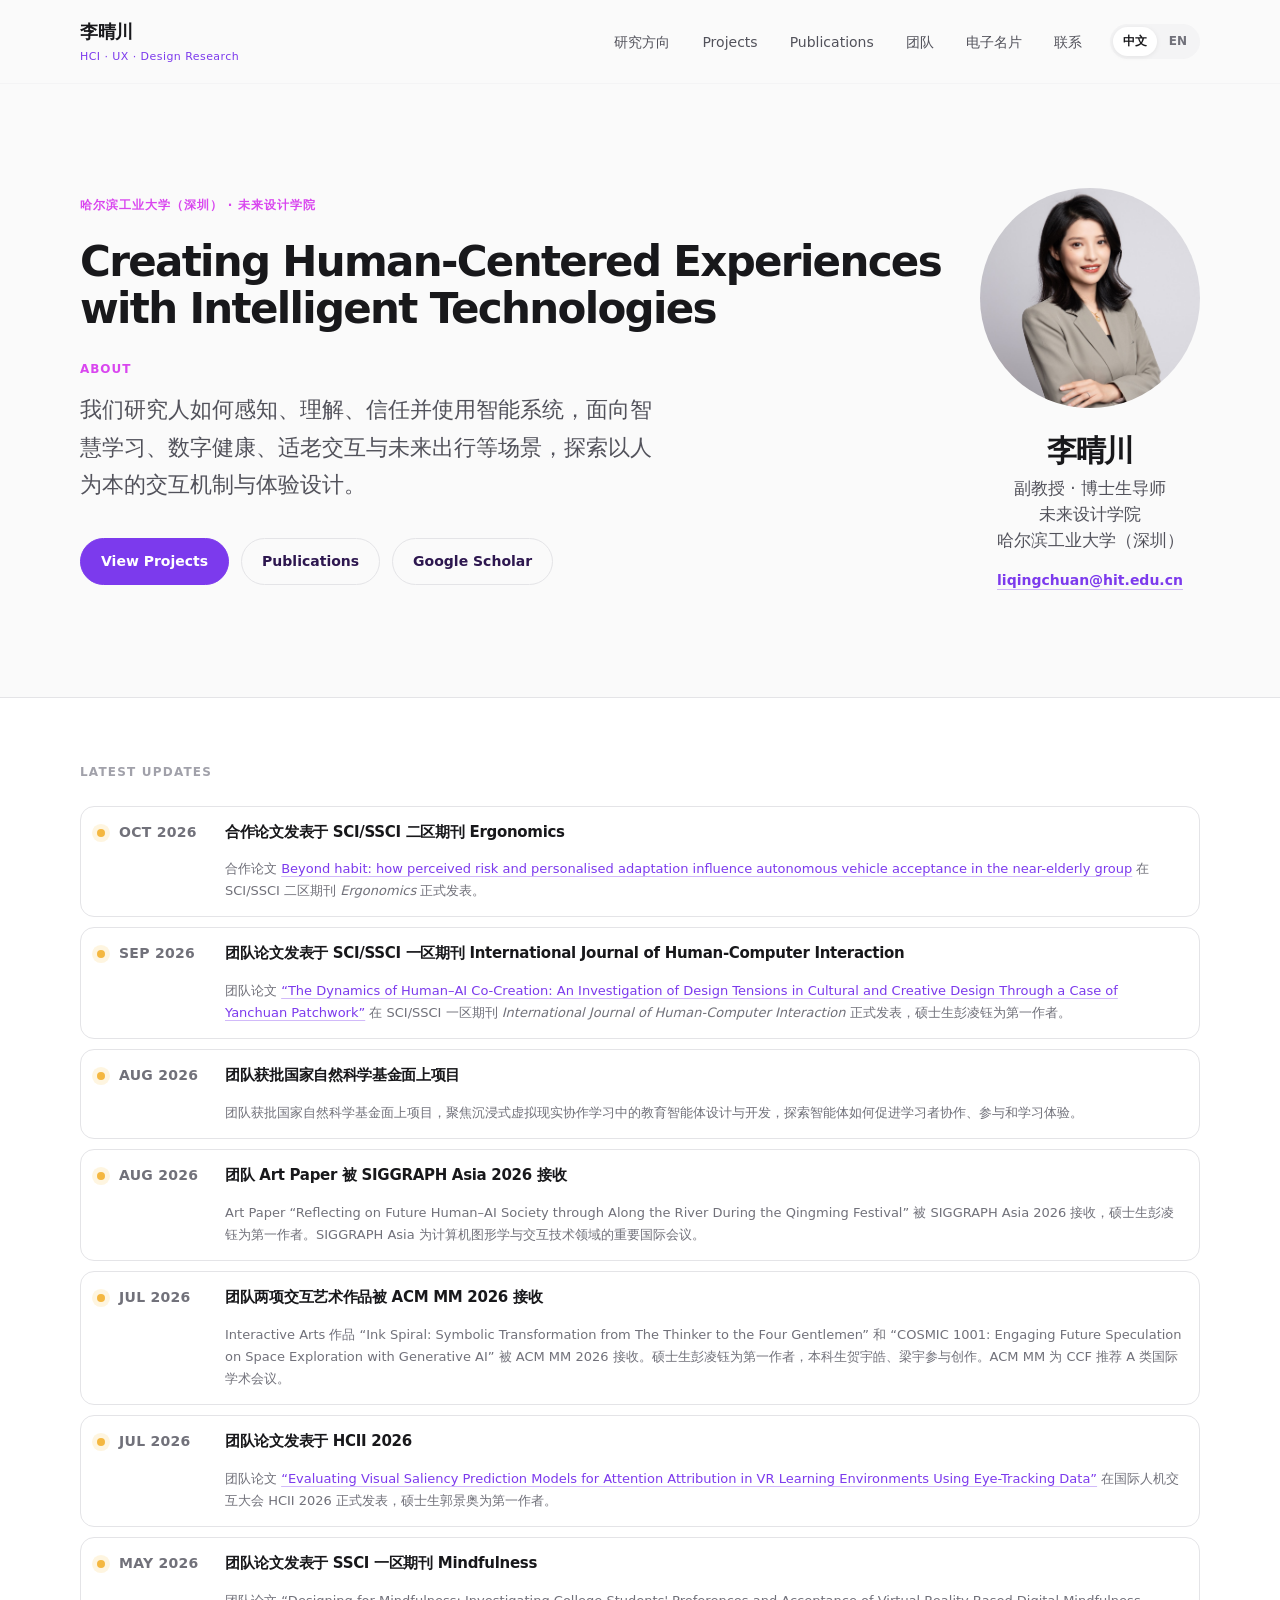
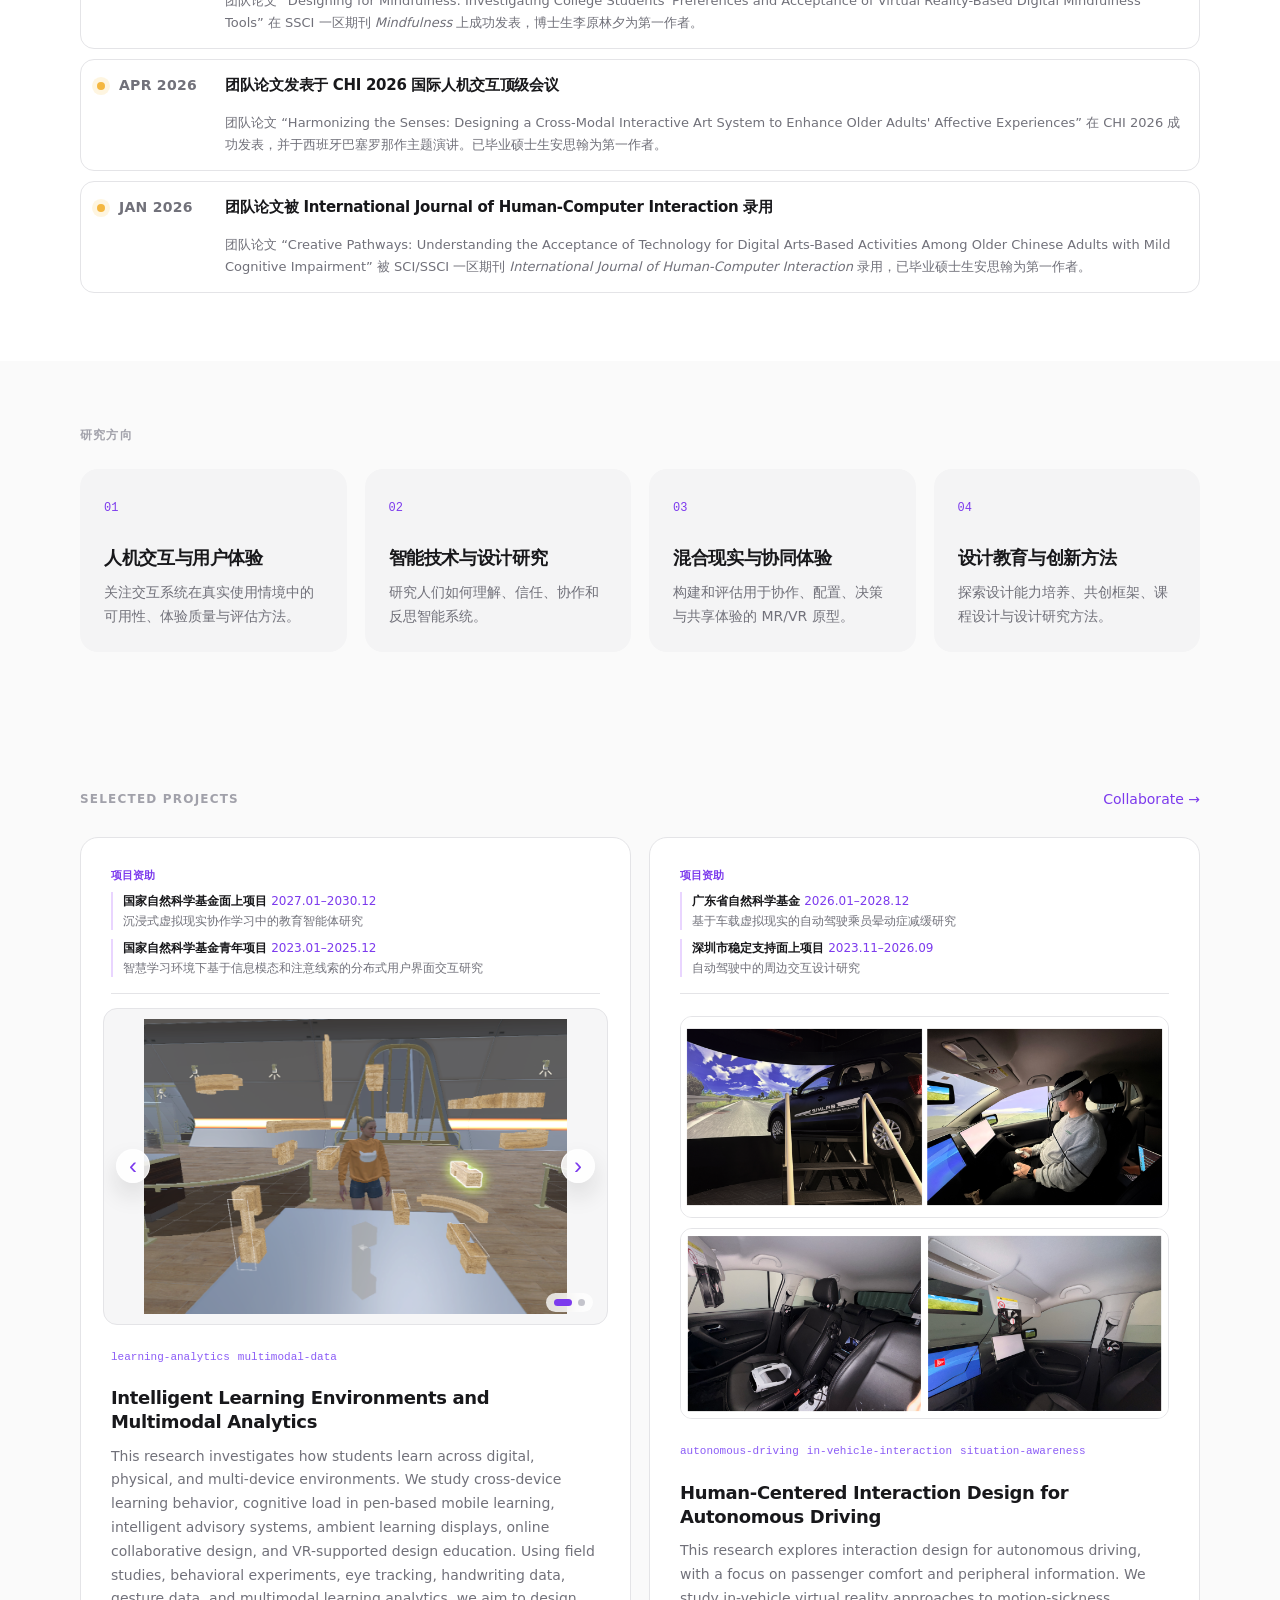
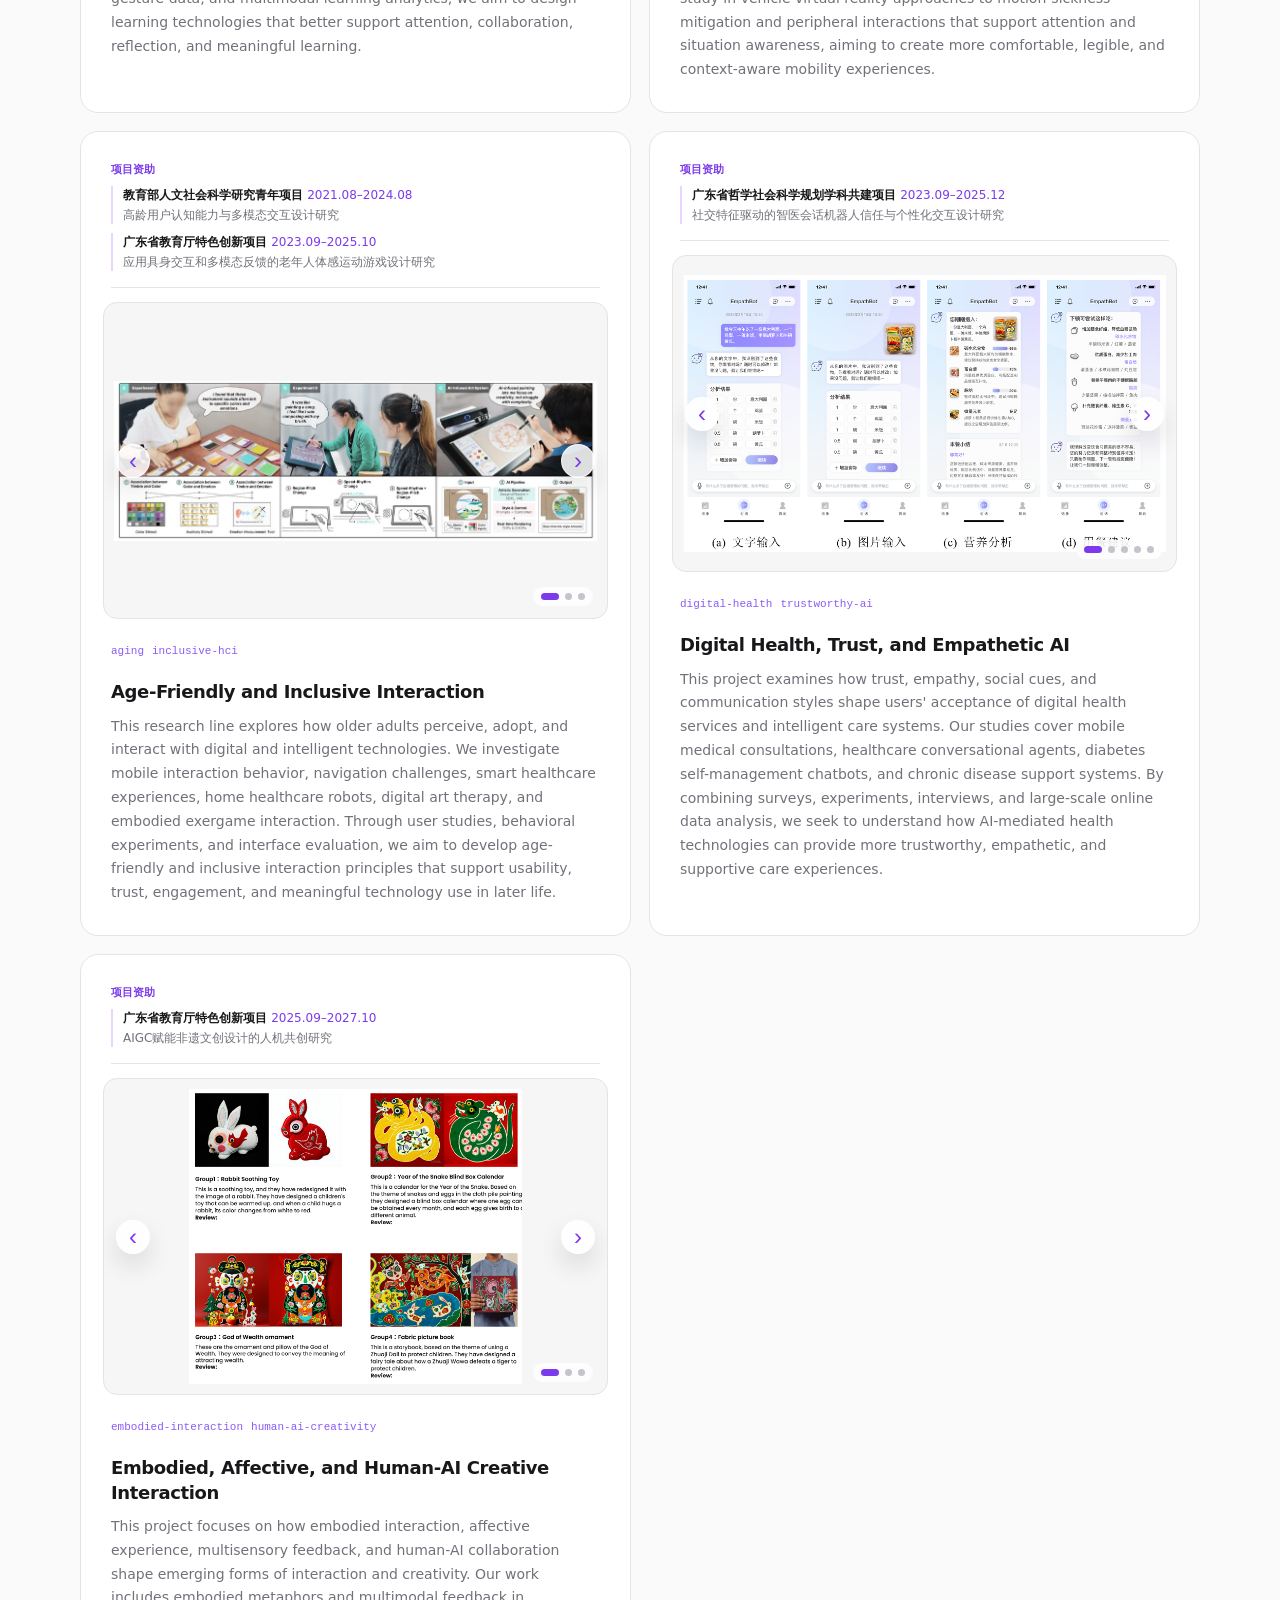
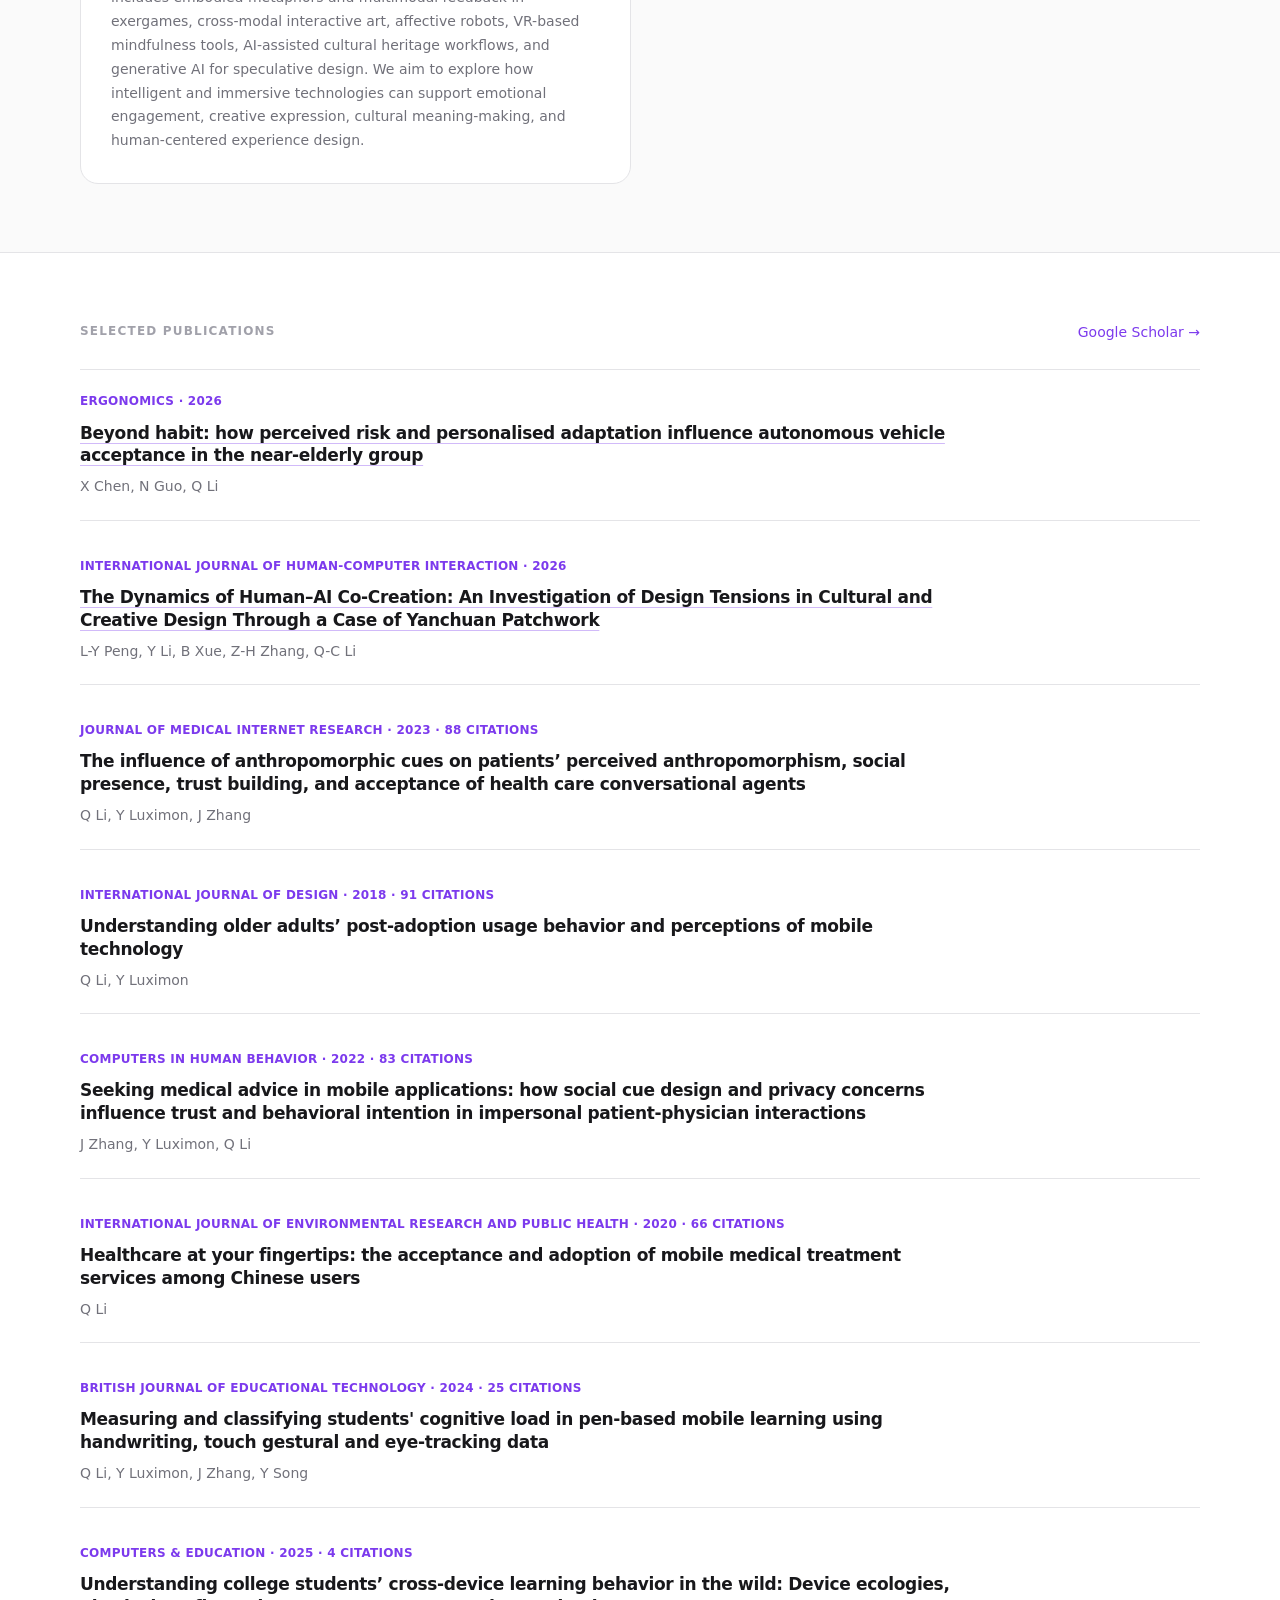
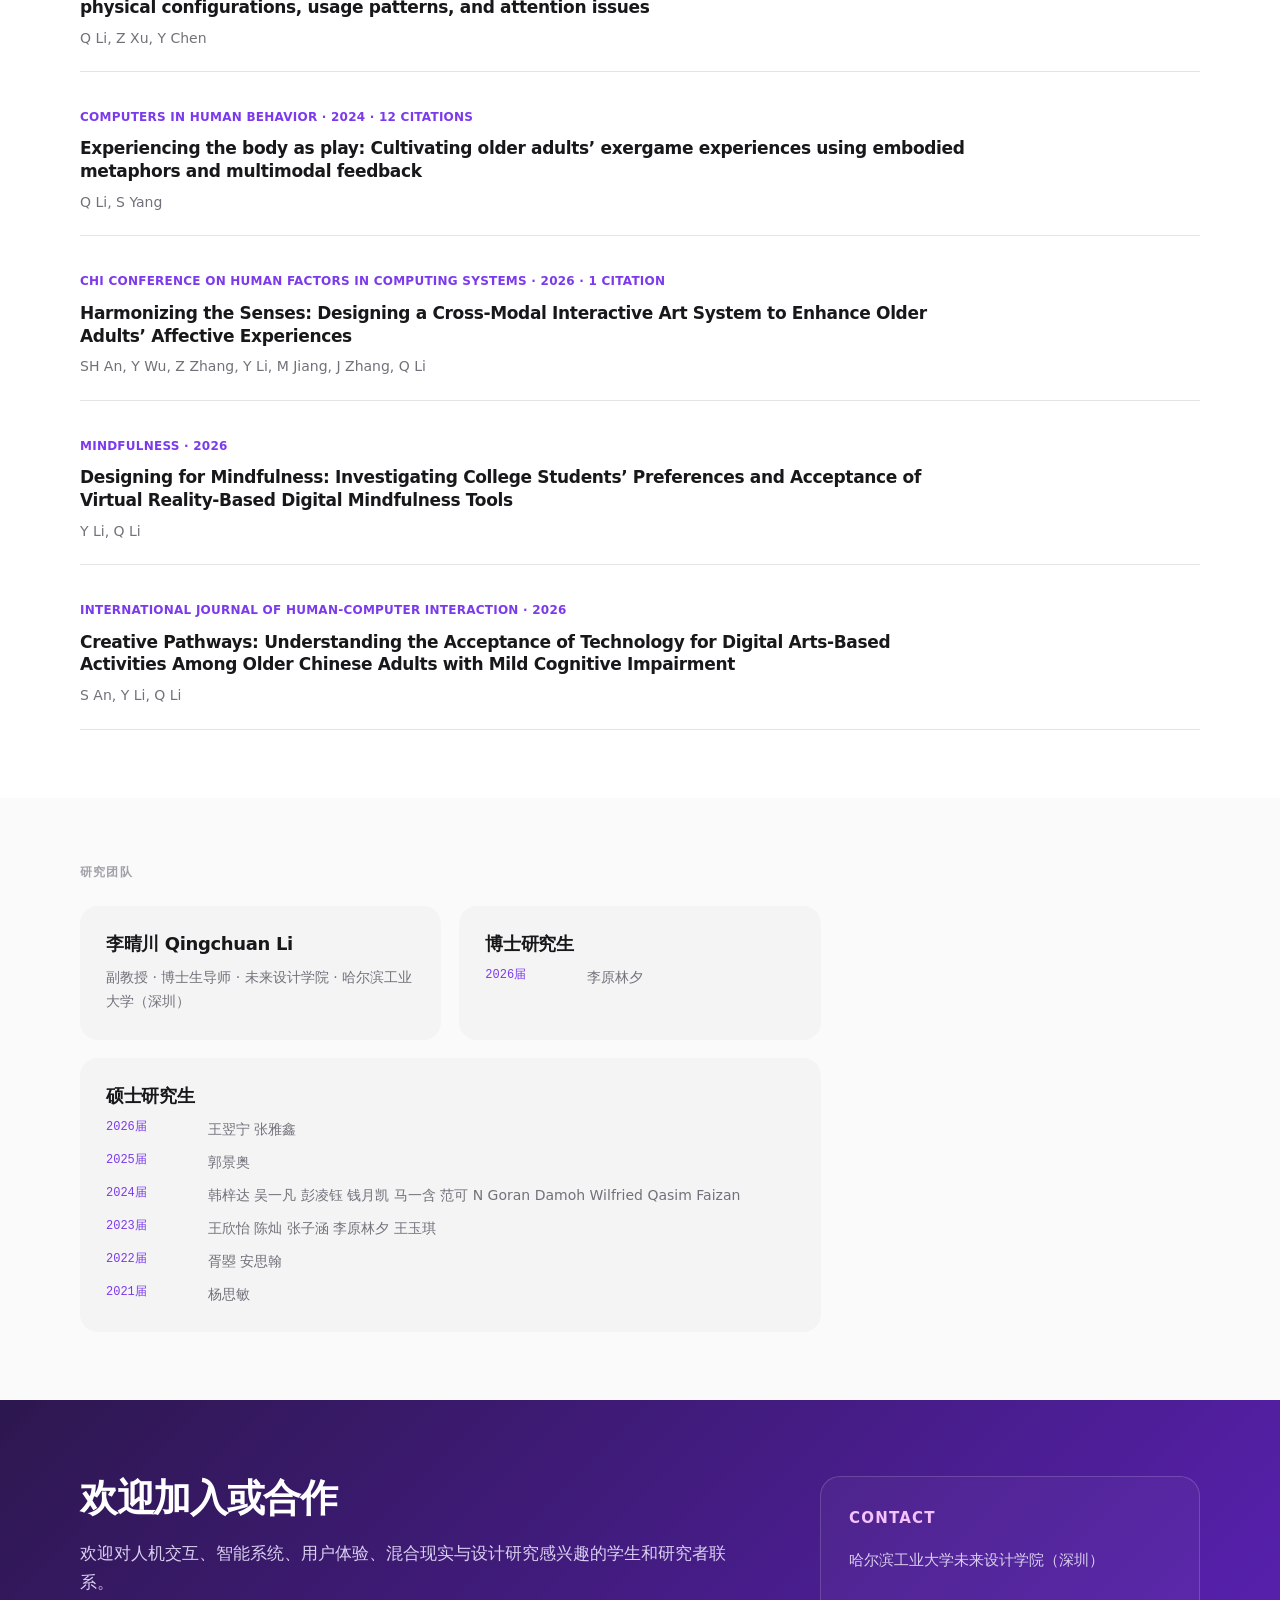
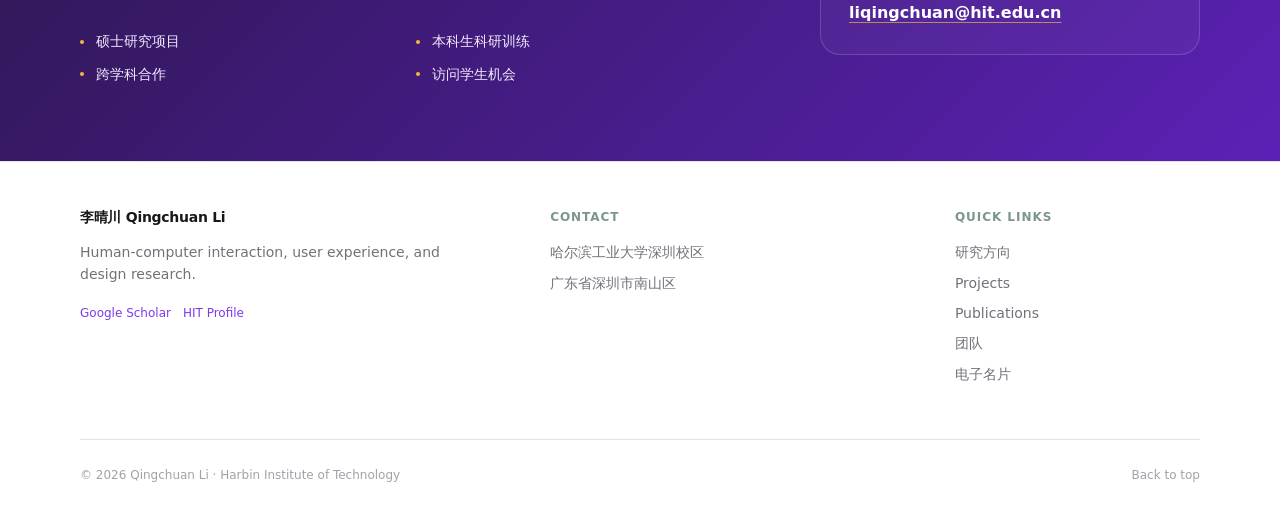
<file: index.html>
<!doctype html>
<html lang="zh-CN">
  <head>
    <meta charset="utf-8" />
    <meta name="viewport" content="width=device-width, initial-scale=1" />
    <title>李晴川 | 人机交互与设计研究</title>
    <meta
      name="description"
      content="李晴川，哈尔滨工业大学（深圳）未来设计学院副教授、博士生导师，研究方向包括人机交互、用户体验、智能技术、混合现实与设计教育。"
    />
    <link rel="stylesheet" href="styles.css?v=project-layout-2026-11" />
  </head>
  <body>
    <header class="site-header">
      <nav class="nav-wrap" aria-label="主导航">
        <a class="brand" href="#top" aria-label="回到首页">
          <span class="brand-title">李晴川</span>
          <span class="brand-subtitle">HCI · UX · Design Research</span>
        </a>
        <button class="nav-toggle" type="button" aria-expanded="false" aria-controls="site-nav">
          <span></span>
          <span></span>
          <span></span>
        </button>
        <div id="site-nav" class="site-nav">
          <a href="#research">研究方向</a>
          <a href="#projects">Projects</a>
          <a href="#publications">Publications</a>
          <a href="#people">团队</a>
          <a href="card.html">电子名片</a>
          <a href="#contact">联系</a>
          <span class="language-switch" aria-label="Language switch">
            <a class="active" href="index.html">中文</a>
            <a href="en.html">EN</a>
          </span>
        </div>
      </nav>
    </header>

    <main id="top">
      <section class="hero">
        <div class="container hero-grid">
          <div class="hero-copy">
            <p class="affiliation">哈尔滨工业大学（深圳） · 未来设计学院</p>
            <h1 class="hero-slogan">
              <span>Creating Human-Centered Experiences</span>
              <span>with Intelligent Technologies</span>
            </h1>
            <p class="section-kicker">About</p>
            <p class="lead">
              我们研究人如何感知、理解、信任并使用智能系统，面向智慧学习、数字健康、适老交互与未来出行等场景，探索以人为本的交互机制与体验设计。
            </p>
            <div class="button-row">
              <a class="button primary" href="#projects">View Projects</a>
              <a class="button" href="#publications">Publications</a>
              <a class="button" href="https://scholar.google.com/citations?user=Gx-ibOEAAAAJ&hl=zh-TW">Google Scholar</a>
            </div>
          </div>

          <aside class="portrait-panel" aria-label="个人简介">
            <img src="assets/qingchuan-li.jpg" alt="李晴川 Qingchuan Li" />
            <div>
              <h2>李晴川</h2>
              <p>副教授 · 博士生导师</p>
              <p>未来设计学院</p>
              <p>哈尔滨工业大学（深圳）</p>
              <a href="mailto:liqingchuan@hit.edu.cn">liqingchuan@hit.edu.cn</a>
            </div>
          </aside>
        </div>
      </section>

      <section class="section border-section">
        <div class="container">
          <div class="section-bar">
            <h2>Latest Updates</h2>
          </div>
          <div class="news-grid">
            <article>
              <span class="status-dot"></span>
              <p class="meta">Oct 2026</p>
              <h3>合作论文发表于 SCI/SSCI 二区期刊 Ergonomics</h3>
              <p>合作论文 <a href="https://doi.org/10.1080/00140139.2026.2750452" target="_blank" rel="noopener noreferrer">Beyond habit: how perceived risk and personalised adaptation influence autonomous vehicle acceptance in the near-elderly group</a> 在 SCI/SSCI 二区期刊 <em>Ergonomics</em> 正式发表。</p>
            </article>
            <article>
              <span class="status-dot"></span>
              <p class="meta">Sep 2026</p>
              <h3>团队论文发表于 SCI/SSCI 一区期刊 International Journal of Human-Computer Interaction</h3>
              <p>团队论文 <a href="https://www.tandfonline.com/doi/abs/10.1080/10447318.2026.2726090" target="_blank" rel="noopener noreferrer">“The Dynamics of Human–AI Co-Creation: An Investigation of Design Tensions in Cultural and Creative Design Through a Case of Yanchuan Patchwork”</a> 在 SCI/SSCI 一区期刊 <em>International Journal of Human-Computer Interaction</em> 正式发表，硕士生彭凌钰为第一作者。</p>
            </article>
            <article>
              <span class="status-dot"></span>
              <p class="meta">Aug 2026</p>
              <h3>团队获批国家自然科学基金面上项目</h3>
              <p>团队获批国家自然科学基金面上项目，聚焦沉浸式虚拟现实协作学习中的教育智能体设计与开发，探索智能体如何促进学习者协作、参与和学习体验。</p>
            </article>
            <article>
              <span class="status-dot"></span>
              <p class="meta">Aug 2026</p>
              <h3>团队 Art Paper 被 SIGGRAPH Asia 2026 接收</h3>
              <p>Art Paper “Reflecting on Future Human–AI Society through Along the River During the Qingming Festival” 被 SIGGRAPH Asia 2026 接收，硕士生彭凌钰为第一作者。SIGGRAPH Asia 为计算机图形学与交互技术领域的重要国际会议。</p>
            </article>
            <article>
              <span class="status-dot"></span>
              <p class="meta">Jul 2026</p>
              <h3>团队两项交互艺术作品被 ACM MM 2026 接收</h3>
              <p>Interactive Arts 作品 “Ink Spiral: Symbolic Transformation from The Thinker to the Four Gentlemen” 和 “COSMIC 1001: Engaging Future Speculation on Space Exploration with Generative AI” 被 ACM MM 2026 接收。硕士生彭凌钰为第一作者，本科生贺宇皓、梁宇参与创作。ACM MM 为 CCF 推荐 A 类国际学术会议。</p>
            </article>
            <article>
              <span class="status-dot"></span>
              <p class="meta">Jul 2026</p>
              <h3>团队论文发表于 HCII 2026</h3>
              <p>团队论文 <a href="https://link.springer.com/chapter/10.1007/978-3-032-30421-6_17" target="_blank" rel="noopener noreferrer">“Evaluating Visual Saliency Prediction Models for Attention Attribution in VR Learning Environments Using Eye-Tracking Data”</a> 在国际人机交互大会 HCII 2026 正式发表，硕士生郭景奥为第一作者。</p>
            </article>
            <article>
              <span class="status-dot"></span>
              <p class="meta">May 2026</p>
              <h3>团队论文发表于 SSCI 一区期刊 Mindfulness</h3>
              <p>团队论文 “Designing for Mindfulness: Investigating College Students' Preferences and Acceptance of Virtual Reality-Based Digital Mindfulness Tools” 在 SSCI 一区期刊 <em>Mindfulness</em> 上成功发表，博士生李原林夕为第一作者。</p>
            </article>
            <article>
              <span class="status-dot"></span>
              <p class="meta">Apr 2026</p>
              <h3>团队论文发表于 CHI 2026 国际人机交互顶级会议</h3>
              <p>团队论文 “Harmonizing the Senses: Designing a Cross-Modal Interactive Art System to Enhance Older Adults' Affective Experiences” 在 CHI 2026 成功发表，并于西班牙巴塞罗那作主题演讲。已毕业硕士生安思翰为第一作者。</p>
            </article>
            <article>
              <span class="status-dot"></span>
              <p class="meta">Jan 2026</p>
              <h3>团队论文被 International Journal of Human-Computer Interaction 录用</h3>
              <p>团队论文 “Creative Pathways: Understanding the Acceptance of Technology for Digital Arts-Based Activities Among Older Chinese Adults with Mild Cognitive Impairment” 被 SCI/SSCI 一区期刊 <em>International Journal of Human-Computer Interaction</em> 录用，已毕业硕士生安思翰为第一作者。</p>
            </article>
          </div>
        </div>
      </section>

      <section id="research" class="section">
        <div class="container">
          <div class="section-bar">
            <h2>研究方向</h2>
          </div>
          <div class="research-grid">
            <article>
              <span>01</span>
              <h3>人机交互与用户体验</h3>
              <p>关注交互系统在真实使用情境中的可用性、体验质量与评估方法。</p>
            </article>
            <article>
              <span>02</span>
              <h3>智能技术与设计研究</h3>
              <p>研究人们如何理解、信任、协作和反思智能系统。</p>
            </article>
            <article>
              <span>03</span>
              <h3>混合现实与协同体验</h3>
              <p>构建和评估用于协作、配置、决策与共享体验的 MR/VR 原型。</p>
            </article>
            <article>
              <span>04</span>
              <h3>设计教育与创新方法</h3>
              <p>探索设计能力培养、共创框架、课程设计与设计研究方法。</p>
            </article>
          </div>
        </div>
      </section>

      <section id="projects" class="section">
        <div class="container">
          <div class="section-bar with-link">
            <h2>Selected Projects</h2>
            <a href="#contact">Collaborate →</a>
          </div>
          <div class="project-grid">
            <article>
              <div class="project-support">
                <p class="project-support-label">项目资助</p>
                <ul>
                  <li>
                    <span class="grant-heading">国家自然科学基金面上项目 <span class="grant-period">2027.01–2030.12</span></span>
                    <span class="grant-name">沉浸式虚拟现实协作学习中的教育智能体研究</span>
                  </li>
                  <li>
                    <span class="grant-heading">国家自然科学基金青年项目 <span class="grant-period">2023.01–2025.12</span></span>
                    <span class="grant-name">智慧学习环境下基于信息模态和注意线索的分布式用户界面交互研究</span>
                  </li>
                </ul>
              </div>
              <div class="project-carousel" data-carousel>
                <div class="carousel-track">
                  <img class="is-active" src="assets/projects/project-3-01.jpg" alt="Virtual reality learning environment with configurable objects" loading="lazy">
                  <img src="assets/projects/project-3-02.jpg" alt="Embodied interaction in a virtual learning environment" loading="lazy">
                </div>
                <button class="carousel-control prev" type="button" aria-label="Previous image">‹</button>
                <button class="carousel-control next" type="button" aria-label="Next image">›</button>
                <div class="carousel-dots" aria-label="Project image selector"></div>
              </div>
              <div class="tags">
                <span>learning-analytics</span>
                <span>multimodal-data</span>
              </div>
              <h3>Intelligent Learning Environments and Multimodal Analytics</h3>
              <p>This research investigates how students learn across digital, physical, and multi-device environments. We study cross-device learning behavior, cognitive load in pen-based mobile learning, intelligent advisory systems, ambient learning displays, online collaborative design, and VR-supported design education. Using field studies, behavioral experiments, eye tracking, handwriting data, gesture data, and multimodal learning analytics, we aim to design learning technologies that better support attention, collaboration, reflection, and meaningful learning.</p>
            </article>
            <article>
              <div class="project-support">
                <p class="project-support-label">项目资助</p>
                <ul>
                  <li>
                    <span class="grant-heading">广东省自然科学基金 <span class="grant-period">2026.01–2028.12</span></span>
                    <span class="grant-name">基于车载虚拟现实的自动驾驶乘员晕动症减缓研究</span>
                  </li>
                  <li>
                    <span class="grant-heading">深圳市稳定支持面上项目 <span class="grant-period">2023.11–2026.09</span></span>
                    <span class="grant-name">自动驾驶中的周边交互设计研究</span>
                  </li>
                </ul>
              </div>
              <div class="project-auto-gallery">
                <img src="assets/projects/project-auto-01.png" alt="Autonomous driving simulator and passenger using an in-vehicle VR headset" loading="lazy">
                <img src="assets/projects/project-auto-02.png" alt="In-vehicle virtual reality and experimental equipment for autonomous driving research" loading="lazy">
              </div>
              <div class="tags">
                <span>autonomous-driving</span>
                <span>in-vehicle-interaction</span>
                <span>situation-awareness</span>
              </div>
              <h3>Human-Centered Interaction Design for Autonomous Driving</h3>
              <p>This research explores interaction design for autonomous driving, with a focus on passenger comfort and peripheral information. We study in-vehicle virtual reality approaches to motion-sickness mitigation and peripheral interactions that support attention and situation awareness, aiming to create more comfortable, legible, and context-aware mobility experiences.</p>
            </article>
            <article>
              <div class="project-support">
                <p class="project-support-label">项目资助</p>
                <ul>
                  <li>
                    <span class="grant-heading">教育部人文社会科学研究青年项目 <span class="grant-period">2021.08–2024.08</span></span>
                    <span class="grant-name">高龄用户认知能力与多模态交互设计研究</span>
                  </li>
                  <li>
                    <span class="grant-heading">广东省教育厅特色创新项目 <span class="grant-period">2023.09–2025.10</span></span>
                    <span class="grant-name">应用具身交互和多模态反馈的老年人体感运动游戏设计研究</span>
                  </li>
                </ul>
              </div>
              <div class="project-carousel" data-carousel>
                <div class="carousel-track">
                  <img class="is-active" src="assets/projects/project-1-01.jpg" alt="Older adults participating in an interactive art study" loading="lazy">
                  <img src="assets/projects/project-1-02.jpg" alt="Age-friendly design principles for cross-modal art interaction" loading="lazy">
                  <img src="assets/projects/project-1-03.jpg" alt="AI-infused art system outputs for older adults" loading="lazy">
                </div>
                <button class="carousel-control prev" type="button" aria-label="Previous image">‹</button>
                <button class="carousel-control next" type="button" aria-label="Next image">›</button>
                <div class="carousel-dots" aria-label="Project image selector"></div>
              </div>
              <div class="tags">
                <span>aging</span>
                <span>inclusive-hci</span>
              </div>
              <h3>Age-Friendly and Inclusive Interaction</h3>
              <p>This research line explores how older adults perceive, adopt, and interact with digital and intelligent technologies. We investigate mobile interaction behavior, navigation challenges, smart healthcare experiences, home healthcare robots, digital art therapy, and embodied exergame interaction. Through user studies, behavioral experiments, and interface evaluation, we aim to develop age-friendly and inclusive interaction principles that support usability, trust, engagement, and meaningful technology use in later life.</p>
            </article>
            <article>
              <div class="project-support">
                <p class="project-support-label">项目资助</p>
                <ul>
                  <li>
                    <span class="grant-heading">广东省哲学社会科学规划学科共建项目 <span class="grant-period">2023.09–2025.12</span></span>
                    <span class="grant-name">社交特征驱动的智医会话机器人信任与个性化交互设计研究</span>
                  </li>
                </ul>
              </div>
              <div class="project-carousel" data-carousel>
                <div class="carousel-track">
                  <img class="is-active" src="assets/projects/project-2-01.png" alt="Smart glucose meter and EmpathBot blood glucose monitoring interface" loading="lazy">
                  <img src="assets/projects/project-2-02.png" alt="EmpathBot dietary input, nutrition analysis, and medication suggestion interfaces" loading="lazy">
                  <img src="assets/projects/project-2-03.png" alt="EmpathBot diet and blood glucose analytics dashboards" loading="lazy">
                  <img src="assets/projects/project-2-04.png" alt="Offline interview sessions for mHealth research" loading="lazy">
                  <img src="assets/projects/project-2-05.png" alt="Participant experience sessions with a healthcare conversational agent" loading="lazy">
                </div>
                <button class="carousel-control prev" type="button" aria-label="Previous image">‹</button>
                <button class="carousel-control next" type="button" aria-label="Next image">›</button>
                <div class="carousel-dots" aria-label="Project image selector"></div>
              </div>
              <div class="tags">
                <span>digital-health</span>
                <span>trustworthy-ai</span>
              </div>
              <h3>Digital Health, Trust, and Empathetic AI</h3>
              <p>This project examines how trust, empathy, social cues, and communication styles shape users' acceptance of digital health services and intelligent care systems. Our studies cover mobile medical consultations, healthcare conversational agents, diabetes self-management chatbots, and chronic disease support systems. By combining surveys, experiments, interviews, and large-scale online data analysis, we seek to understand how AI-mediated health technologies can provide more trustworthy, empathetic, and supportive care experiences.</p>
            </article>
            <article>
              <div class="project-support">
                <p class="project-support-label">项目资助</p>
                <ul>
                  <li>
                    <span class="grant-heading">广东省教育厅特色创新项目 <span class="grant-period">2025.09–2027.10</span></span>
                    <span class="grant-name">AIGC赋能非遗文创设计的人机共创研究</span>
                  </li>
                </ul>
              </div>
              <div class="project-carousel" data-carousel>
                <div class="carousel-track">
                  <img class="is-active" src="assets/projects/project-4-01.jpg" alt="AI-assisted cultural heritage design concepts" loading="lazy">
                  <img src="assets/projects/project-4-02.jpg" alt="AI-assisted design workflow for cultural heritage creativity" loading="lazy">
                  <img src="assets/projects/project-4-03.jpg" alt="Generative AI design concepts based on Yanchuan patchwork motifs" loading="lazy">
                </div>
                <button class="carousel-control prev" type="button" aria-label="Previous image">‹</button>
                <button class="carousel-control next" type="button" aria-label="Next image">›</button>
                <div class="carousel-dots" aria-label="Project image selector"></div>
              </div>
              <div class="tags">
                <span>embodied-interaction</span>
                <span>human-ai-creativity</span>
              </div>
              <h3>Embodied, Affective, and Human-AI Creative Interaction</h3>
              <p>This project focuses on how embodied interaction, affective experience, multisensory feedback, and human-AI collaboration shape emerging forms of interaction and creativity. Our work includes embodied metaphors and multimodal feedback in exergames, cross-modal interactive art, affective robots, VR-based mindfulness tools, AI-assisted cultural heritage workflows, and generative AI for speculative design. We aim to explore how intelligent and immersive technologies can support emotional engagement, creative expression, cultural meaning-making, and human-centered experience design.</p>
            </article>
          </div>
        </div>
      </section>

      <section id="publications" class="section border-section">
        <div class="container">
          <div class="section-bar with-link">
            <h2>Selected Publications</h2>
            <a href="https://scholar.google.com/citations?user=Gx-ibOEAAAAJ&hl=zh-TW">Google Scholar →</a>
          </div>
          <div class="publication-list">
            <article>
              <p class="venue">Ergonomics · 2026</p>
              <h3><a href="https://doi.org/10.1080/00140139.2026.2750452" target="_blank" rel="noopener noreferrer">Beyond habit: how perceived risk and personalised adaptation influence autonomous vehicle acceptance in the near-elderly group</a></h3>
              <p class="publication-authors">X Chen, N Guo, Q Li</p>
            </article>
            <article>
              <p class="venue">International Journal of Human-Computer Interaction · 2026</p>
              <h3><a href="https://www.tandfonline.com/doi/abs/10.1080/10447318.2026.2726090" target="_blank" rel="noopener noreferrer">The Dynamics of Human–AI Co-Creation: An Investigation of Design Tensions in Cultural and Creative Design Through a Case of Yanchuan Patchwork</a></h3>
              <p class="publication-authors">L-Y Peng, Y Li, B Xue, Z-H Zhang, Q-C Li</p>
            </article>
            <article>
              <p class="venue">Journal of Medical Internet Research · 2023 · 88 citations</p>
              <h3>The influence of anthropomorphic cues on patients’ perceived anthropomorphism, social presence, trust building, and acceptance of health care conversational agents</h3>
              <p class="publication-authors">Q Li, Y Luximon, J Zhang</p>
            </article>
            <article>
              <p class="venue">International Journal of Design · 2018 · 91 citations</p>
              <h3>Understanding older adults’ post-adoption usage behavior and perceptions of mobile technology</h3>
              <p class="publication-authors">Q Li, Y Luximon</p>
            </article>
            <article>
              <p class="venue">Computers in Human Behavior · 2022 · 83 citations</p>
              <h3>Seeking medical advice in mobile applications: how social cue design and privacy concerns influence trust and behavioral intention in impersonal patient-physician interactions</h3>
              <p class="publication-authors">J Zhang, Y Luximon, Q Li</p>
            </article>
            <article>
              <p class="venue">International Journal of Environmental Research and Public Health · 2020 · 66 citations</p>
              <h3>Healthcare at your fingertips: the acceptance and adoption of mobile medical treatment services among Chinese users</h3>
              <p class="publication-authors">Q Li</p>
            </article>
            <article>
              <p class="venue">British Journal of Educational Technology · 2024 · 25 citations</p>
              <h3>Measuring and classifying students' cognitive load in pen-based mobile learning using handwriting, touch gestural and eye-tracking data</h3>
              <p class="publication-authors">Q Li, Y Luximon, J Zhang, Y Song</p>
            </article>
            <article>
              <p class="venue">Computers & Education · 2025 · 4 citations</p>
              <h3>Understanding college students’ cross-device learning behavior in the wild: Device ecologies, physical configurations, usage patterns, and attention issues</h3>
              <p class="publication-authors">Q Li, Z Xu, Y Chen</p>
            </article>
            <article>
              <p class="venue">Computers in Human Behavior · 2024 · 12 citations</p>
              <h3>Experiencing the body as play: Cultivating older adults’ exergame experiences using embodied metaphors and multimodal feedback</h3>
              <p class="publication-authors">Q Li, S Yang</p>
            </article>
            <article>
              <p class="venue">CHI Conference on Human Factors in Computing Systems · 2026 · 1 citation</p>
              <h3>Harmonizing the Senses: Designing a Cross-Modal Interactive Art System to Enhance Older Adults’ Affective Experiences</h3>
              <p class="publication-authors">SH An, Y Wu, Z Zhang, Y Li, M Jiang, J Zhang, Q Li</p>
            </article>
            <article>
              <p class="venue">Mindfulness · 2026</p>
              <h3>Designing for Mindfulness: Investigating College Students’ Preferences and Acceptance of Virtual Reality-Based Digital Mindfulness Tools</h3>
              <p class="publication-authors">Y Li, Q Li</p>
            </article>
            <article>
              <p class="venue">International Journal of Human-Computer Interaction · 2026</p>
              <h3>Creative Pathways: Understanding the Acceptance of Technology for Digital Arts-Based Activities Among Older Chinese Adults with Mild Cognitive Impairment</h3>
              <p class="publication-authors">S An, Y Li, Q Li</p>
            </article>
          </div>
        </div>
      </section>

      <section id="people" class="section">
        <div class="container">
          <div class="section-bar">
            <h2>研究团队</h2>
          </div>
          <div class="people-grid">
            <article>
              <h3>李晴川 Qingchuan Li</h3>
              <p>副教授 · 博士生导师 · 未来设计学院 · 哈尔滨工业大学（深圳）</p>
            </article>
            <article>
              <h3>博士研究生</h3>
              <ul class="student-list">
                <li><span>2026届</span>李原林夕</li>
              </ul>
            </article>
            <article>
              <h3>硕士研究生</h3>
              <ul class="student-list">
                <li><span>2026届</span>王翌宁 张雅鑫</li>
                <li><span>2025届</span>郭景奥</li>
                <li><span>2024届</span>韩梓达 吴一凡 彭凌钰 钱月凯 马一含 范可 N Goran Damoh Wilfried Qasim Faizan</li>
                <li><span>2023届</span>王欣怡 陈灿 张子涵 李原林夕 王玉琪</li>
                <li><span>2022届</span>胥曌 安思翰</li>
                <li><span>2021届</span>杨思敏</li>
              </ul>
            </article>
          </div>
        </div>
      </section>

      <section id="contact" class="join-section">
        <div class="container join-grid">
          <div>
            <h2>欢迎加入或合作</h2>
            <p>
              欢迎对人机交互、智能系统、用户体验、混合现实与设计研究感兴趣的学生和研究者联系。
            </p>
            <ul>
              <li>硕士研究项目</li>
              <li>本科生科研训练</li>
              <li>跨学科合作</li>
              <li>访问学生机会</li>
            </ul>
          </div>
          <div class="contact-card">
            <p class="section-kicker">Contact</p>
            <p>哈尔滨工业大学未来设计学院（深圳）</p>
            <a href="mailto:liqingchuan@hit.edu.cn">liqingchuan@hit.edu.cn</a>
          </div>
        </div>
      </section>
    </main>

    <footer class="site-footer">
      <div class="container footer-grid">
        <div>
          <h3>李晴川 Qingchuan Li</h3>
          <p>Human-computer interaction, user experience, and design research.</p>
          <div class="footer-links">
            <a href="https://scholar.google.com/citations?user=Gx-ibOEAAAAJ&hl=zh-TW">Google Scholar</a>
            <a href="https://homepage.hit.edu.cn/liqingchuan?lang=zh">HIT Profile</a>
          </div>
        </div>
        <div>
          <h4>Contact</h4>
          <p>哈尔滨工业大学深圳校区</p>
          <p>广东省深圳市南山区</p>
        </div>
        <div>
          <h4>Quick Links</h4>
          <a href="#research">研究方向</a>
          <a href="#projects">Projects</a>
          <a href="#publications">Publications</a>
          <a href="#people">团队</a>
          <a href="card.html">电子名片</a>
        </div>
      </div>
      <div class="container copyright">
        <p>© <span id="year"></span> Qingchuan Li · Harbin Institute of Technology</p>
        <a href="#top">Back to top</a>
      </div>
    </footer>

    <script src="script.js?v=projects-carousel-1"></script>
  </body>
</html>
</file>
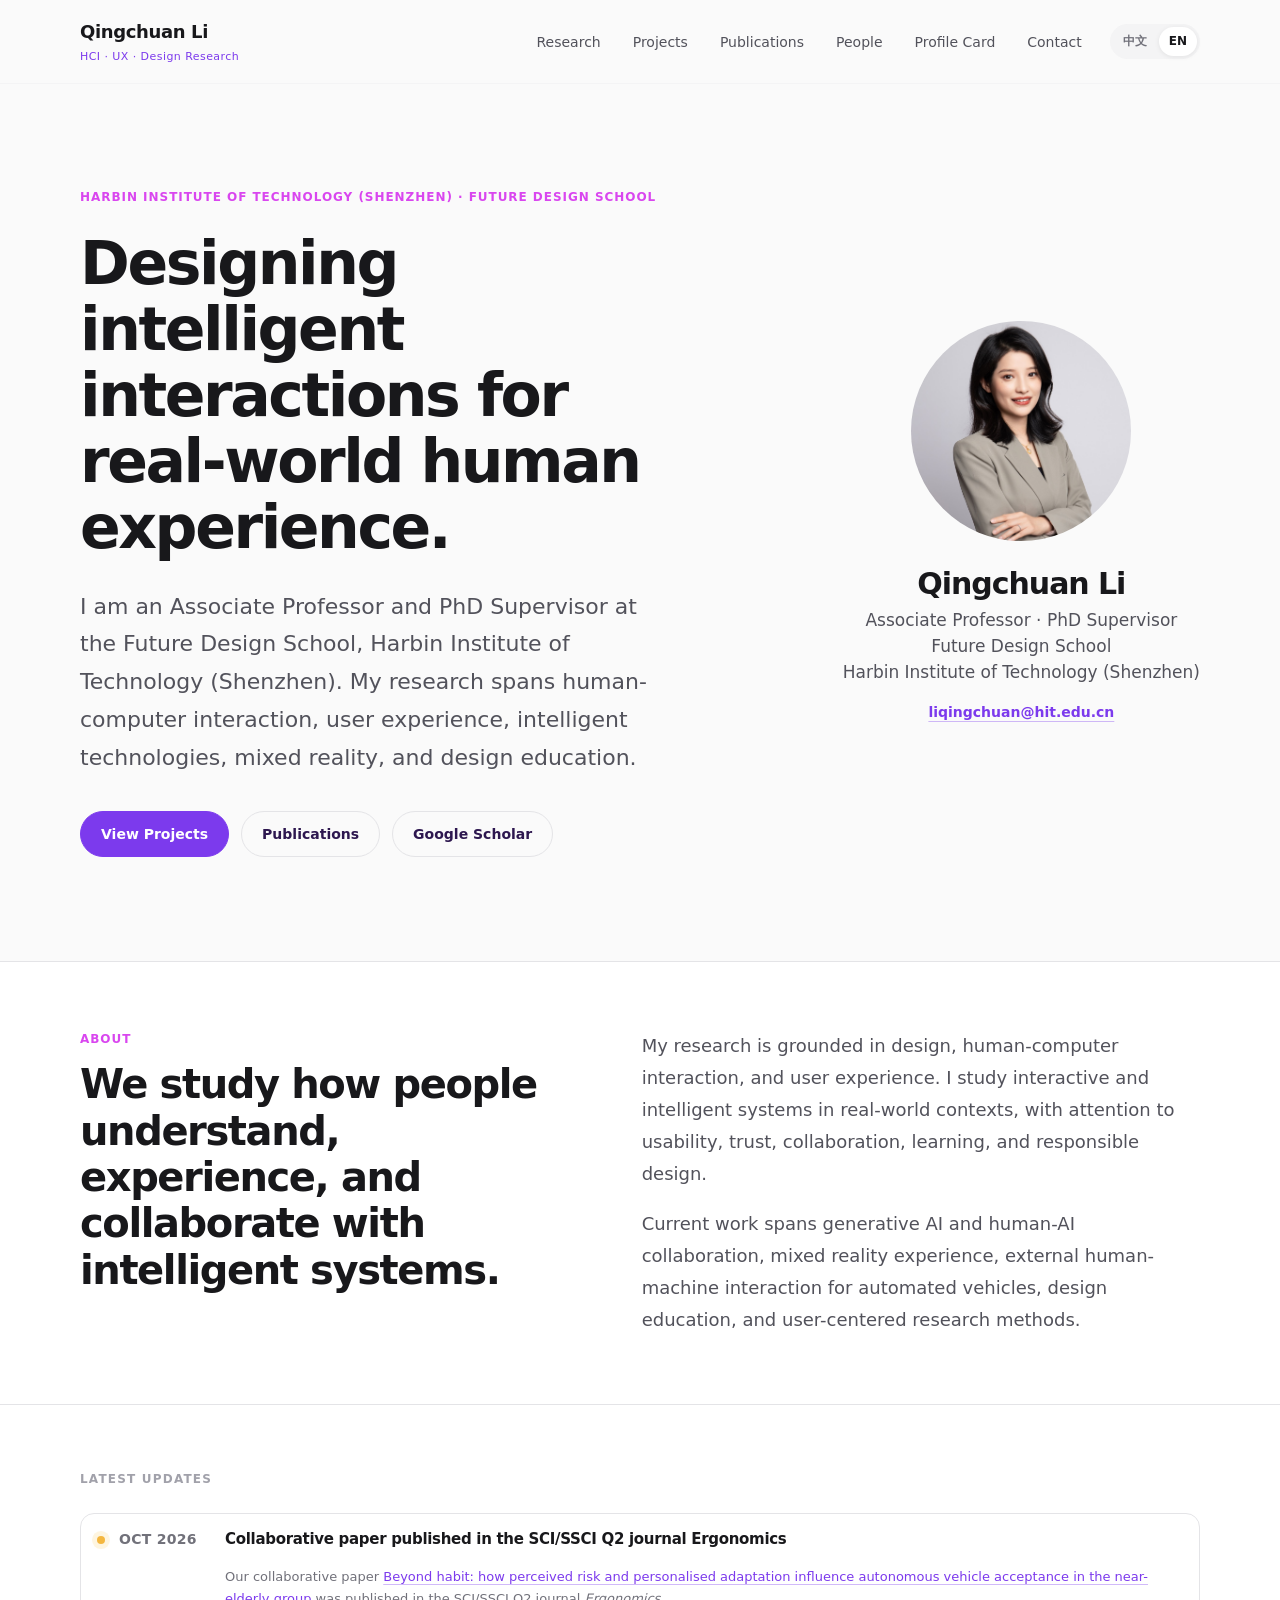
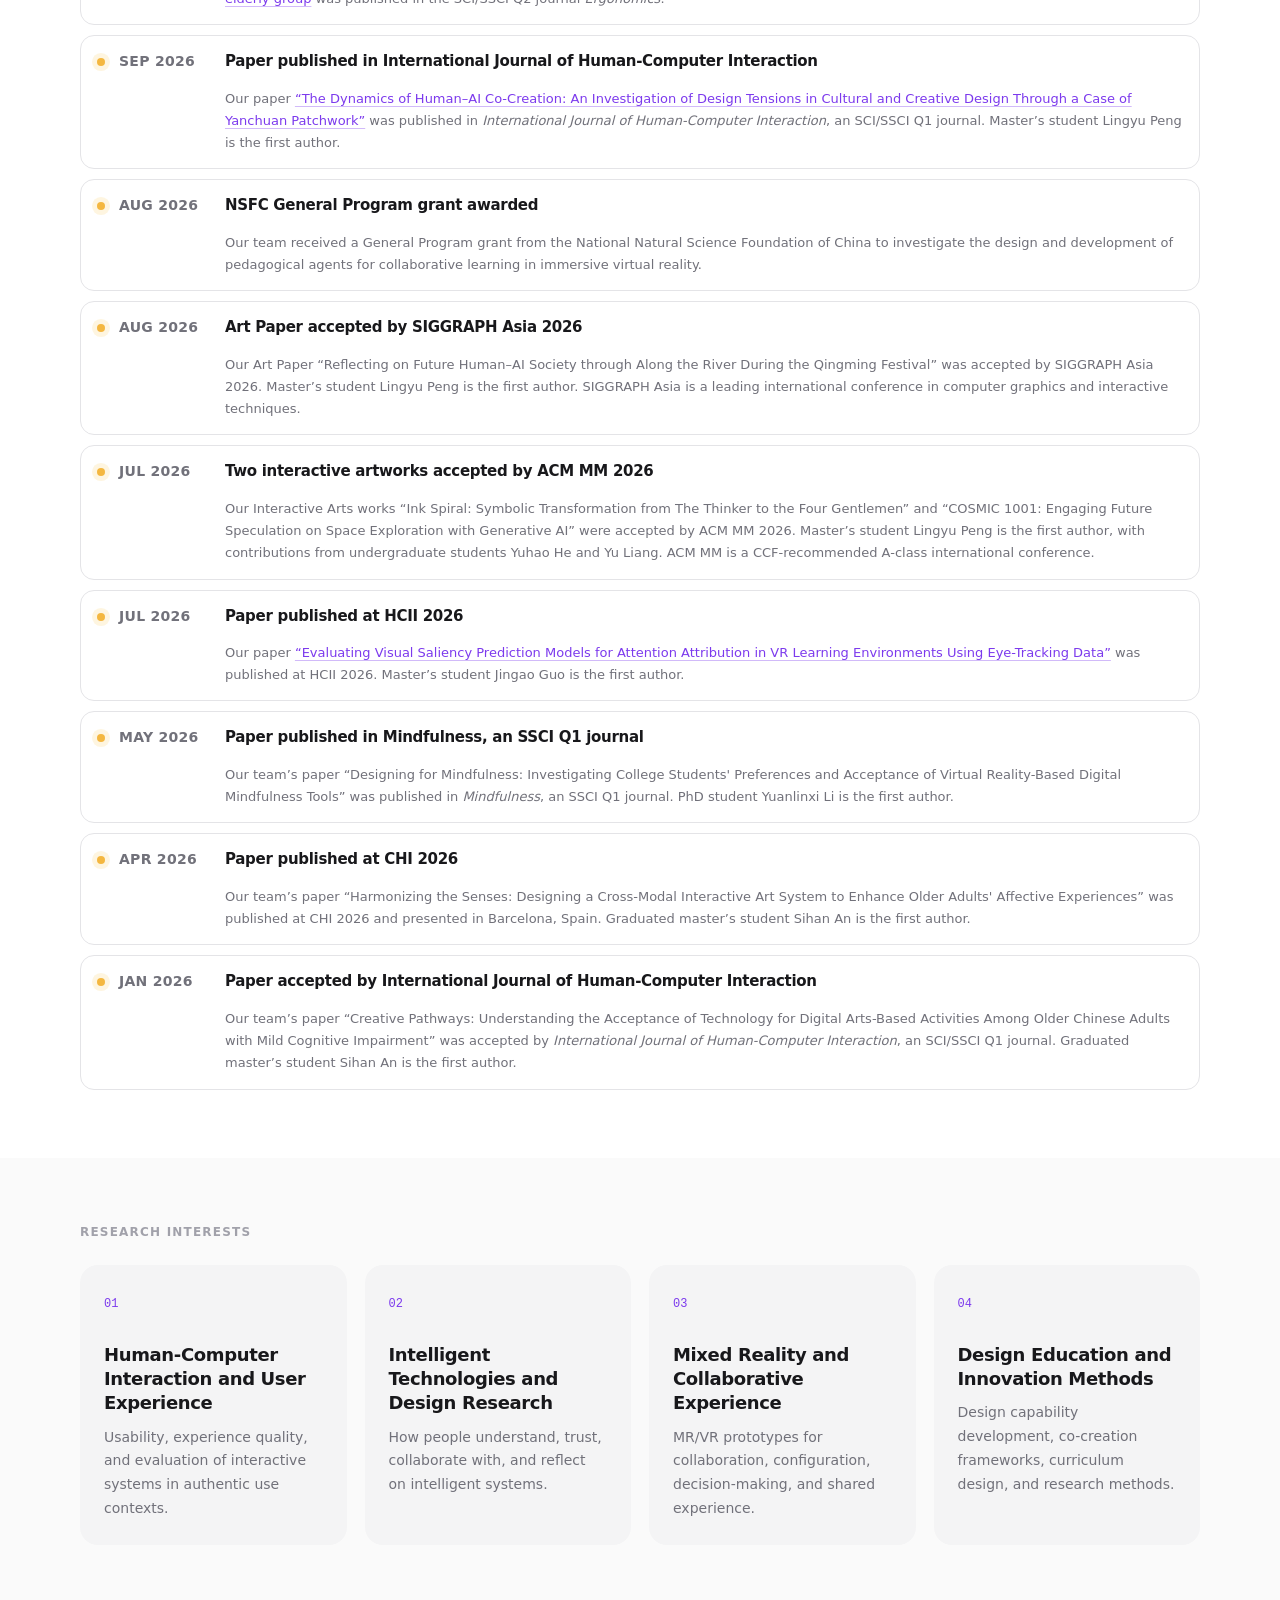
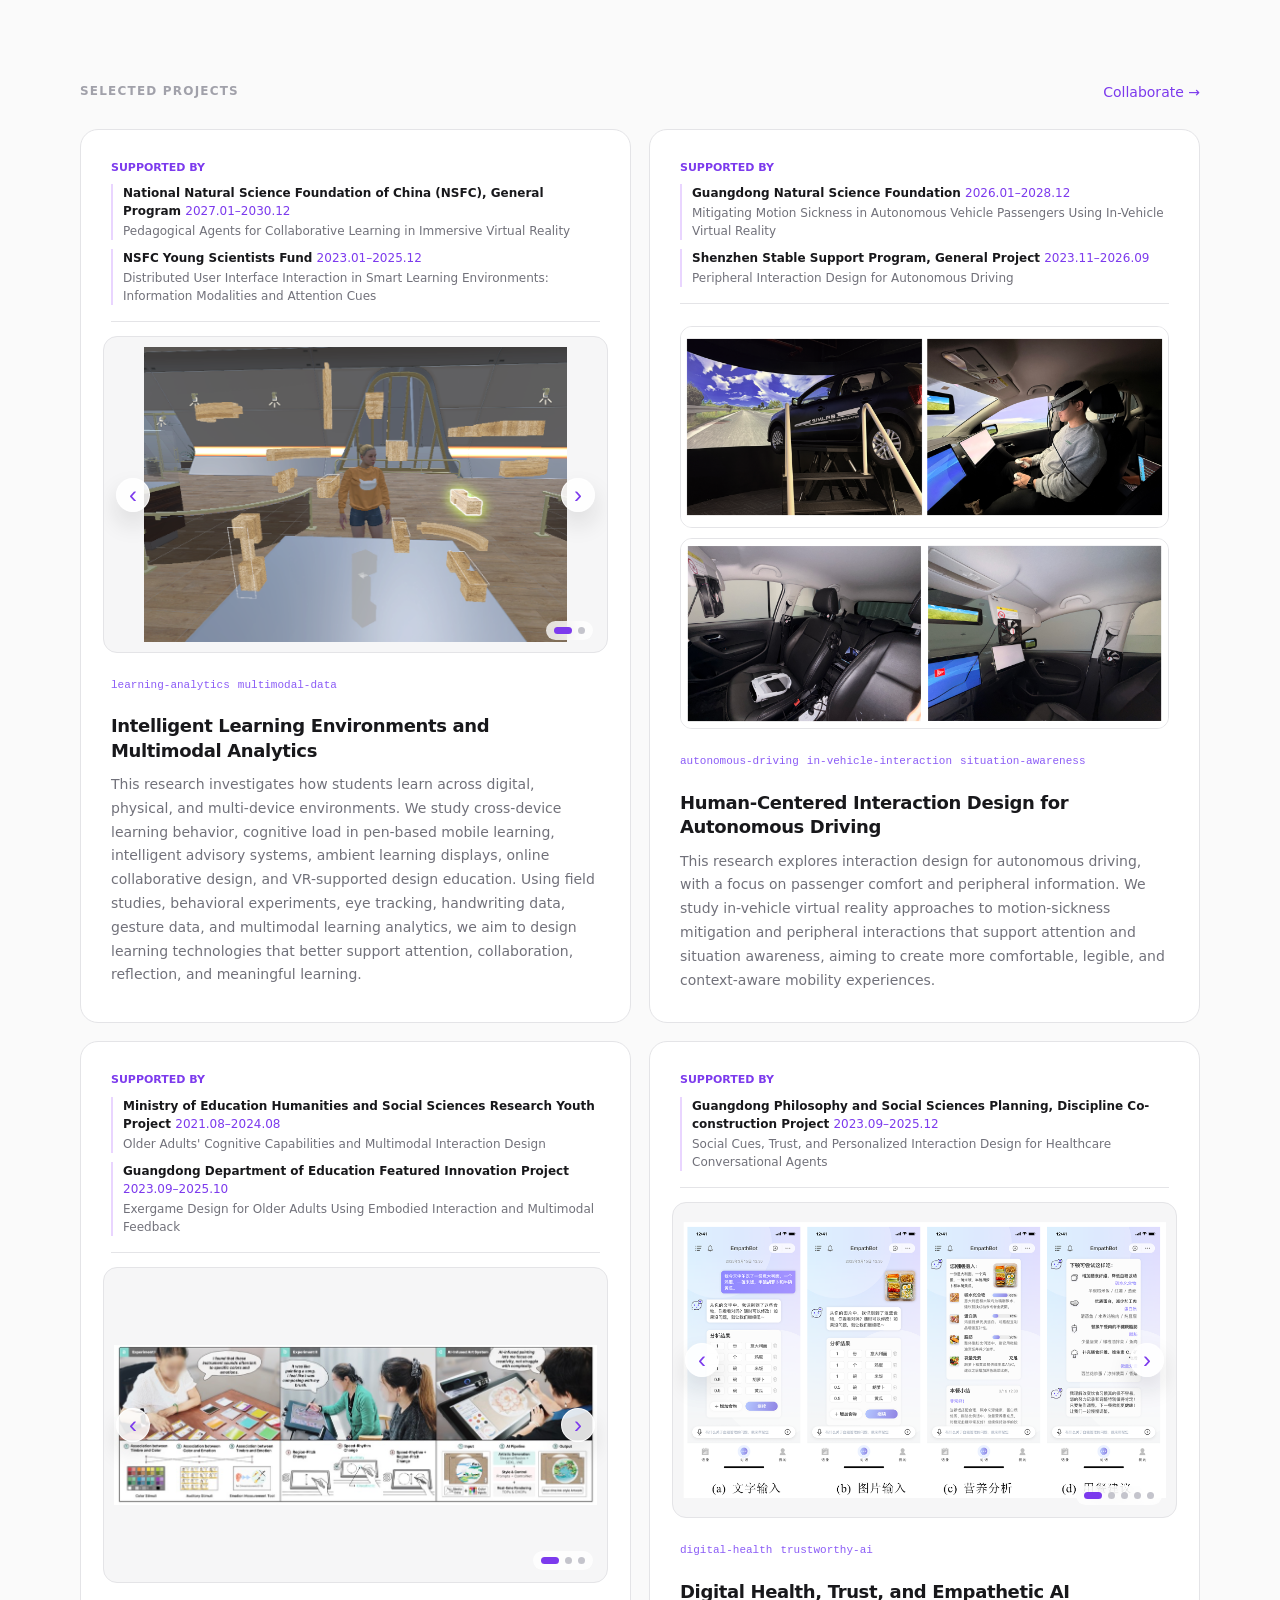
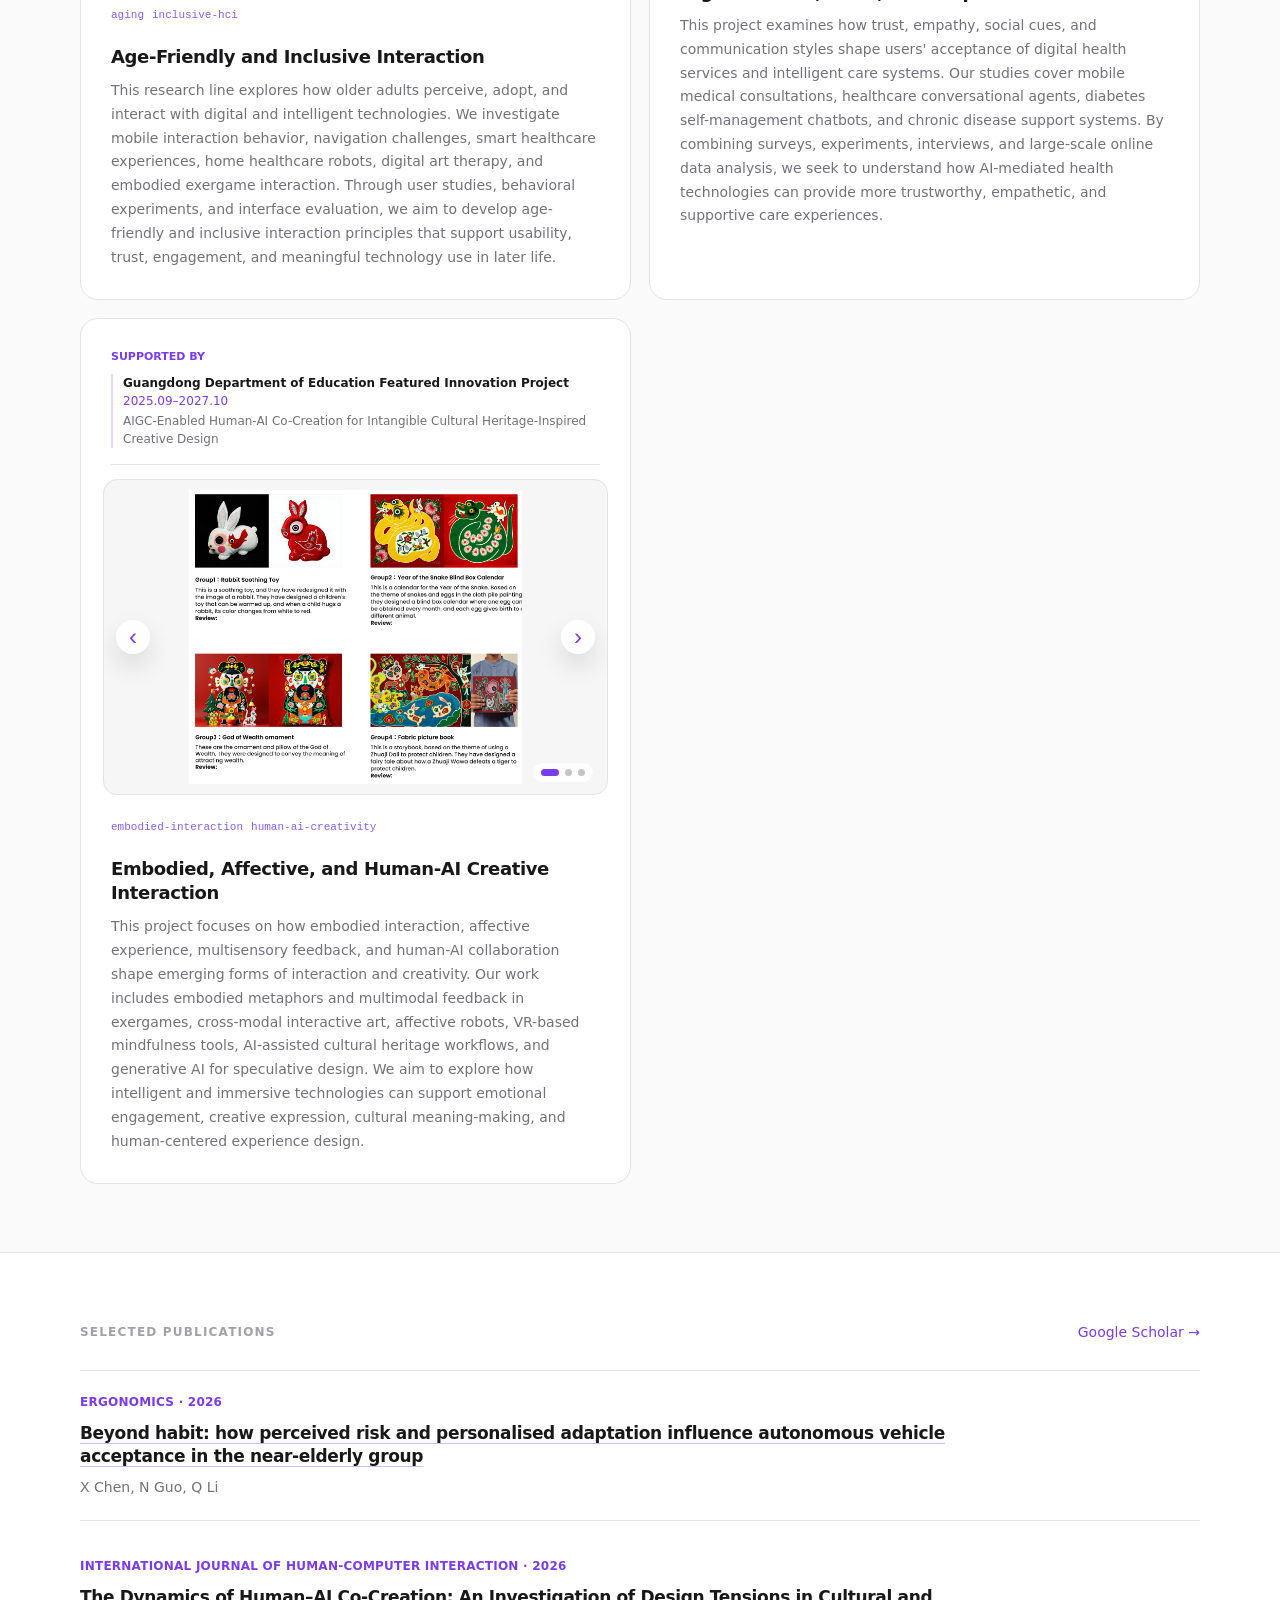
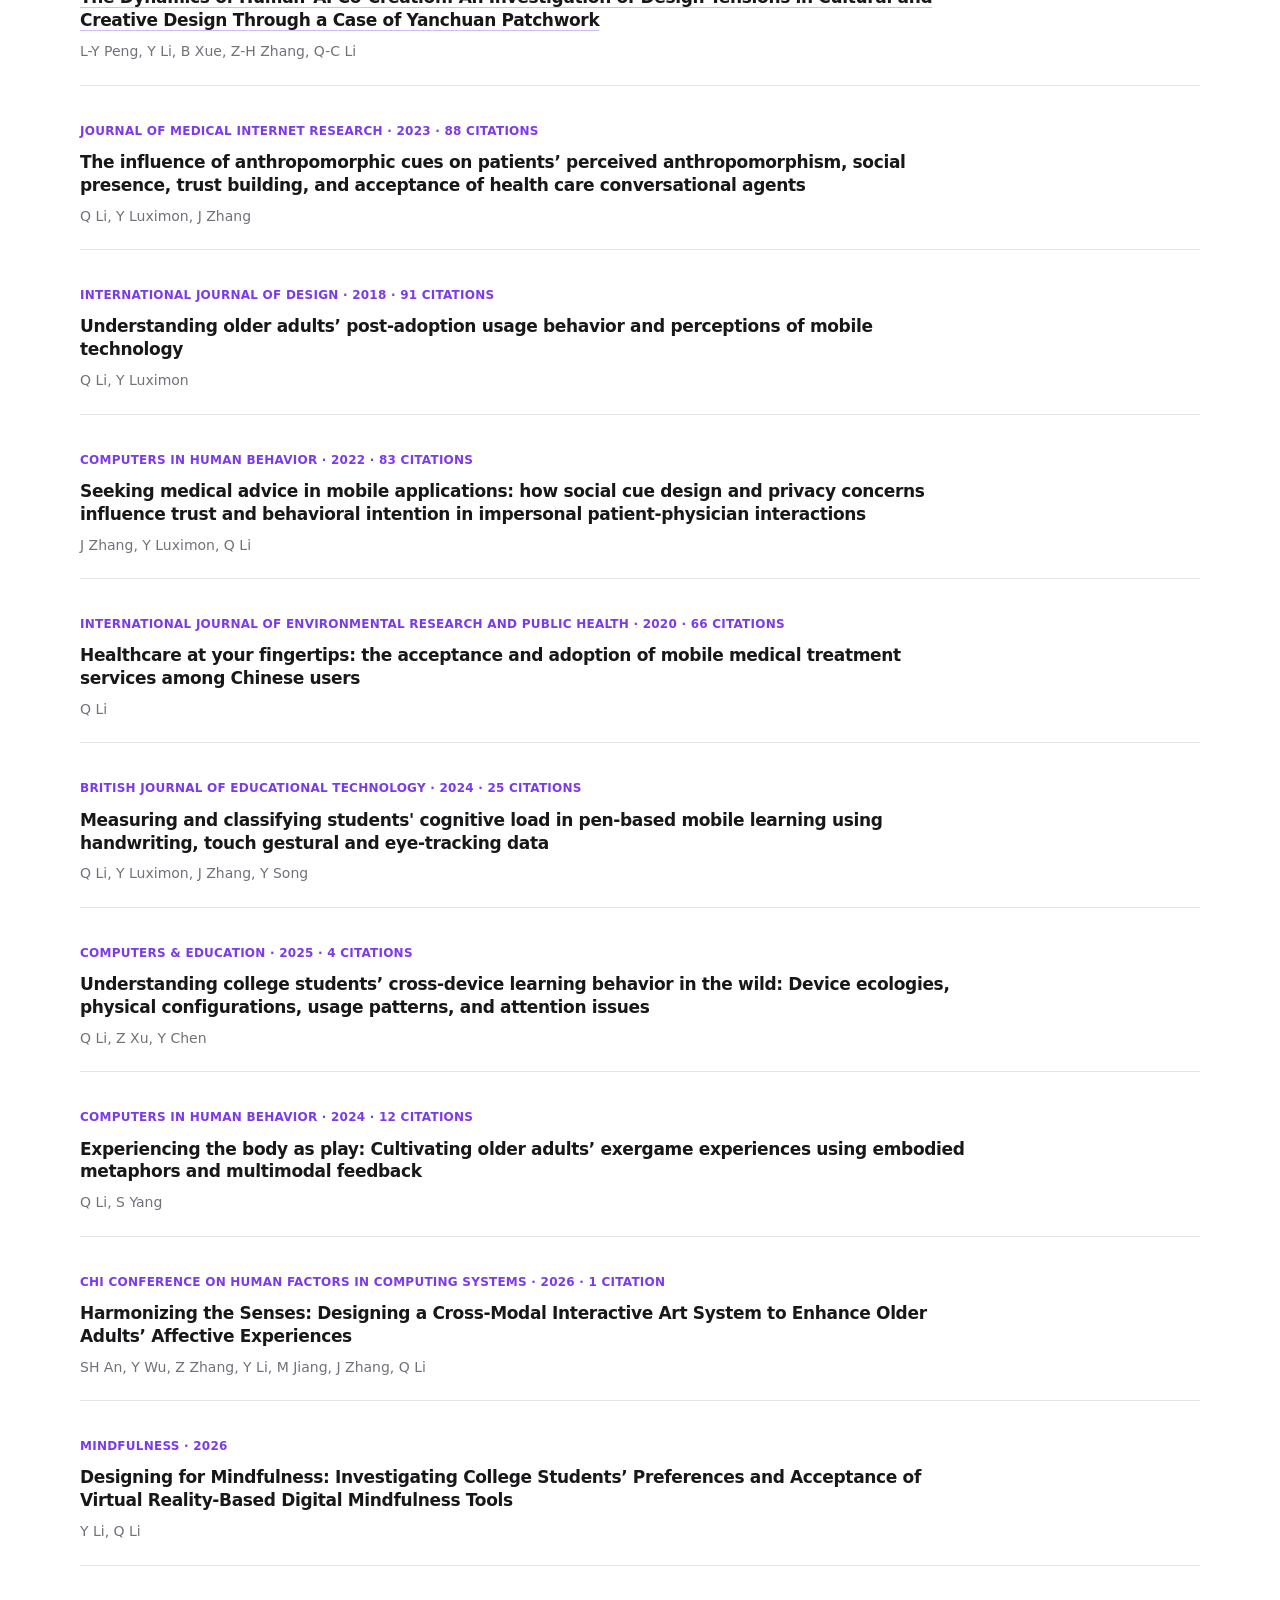
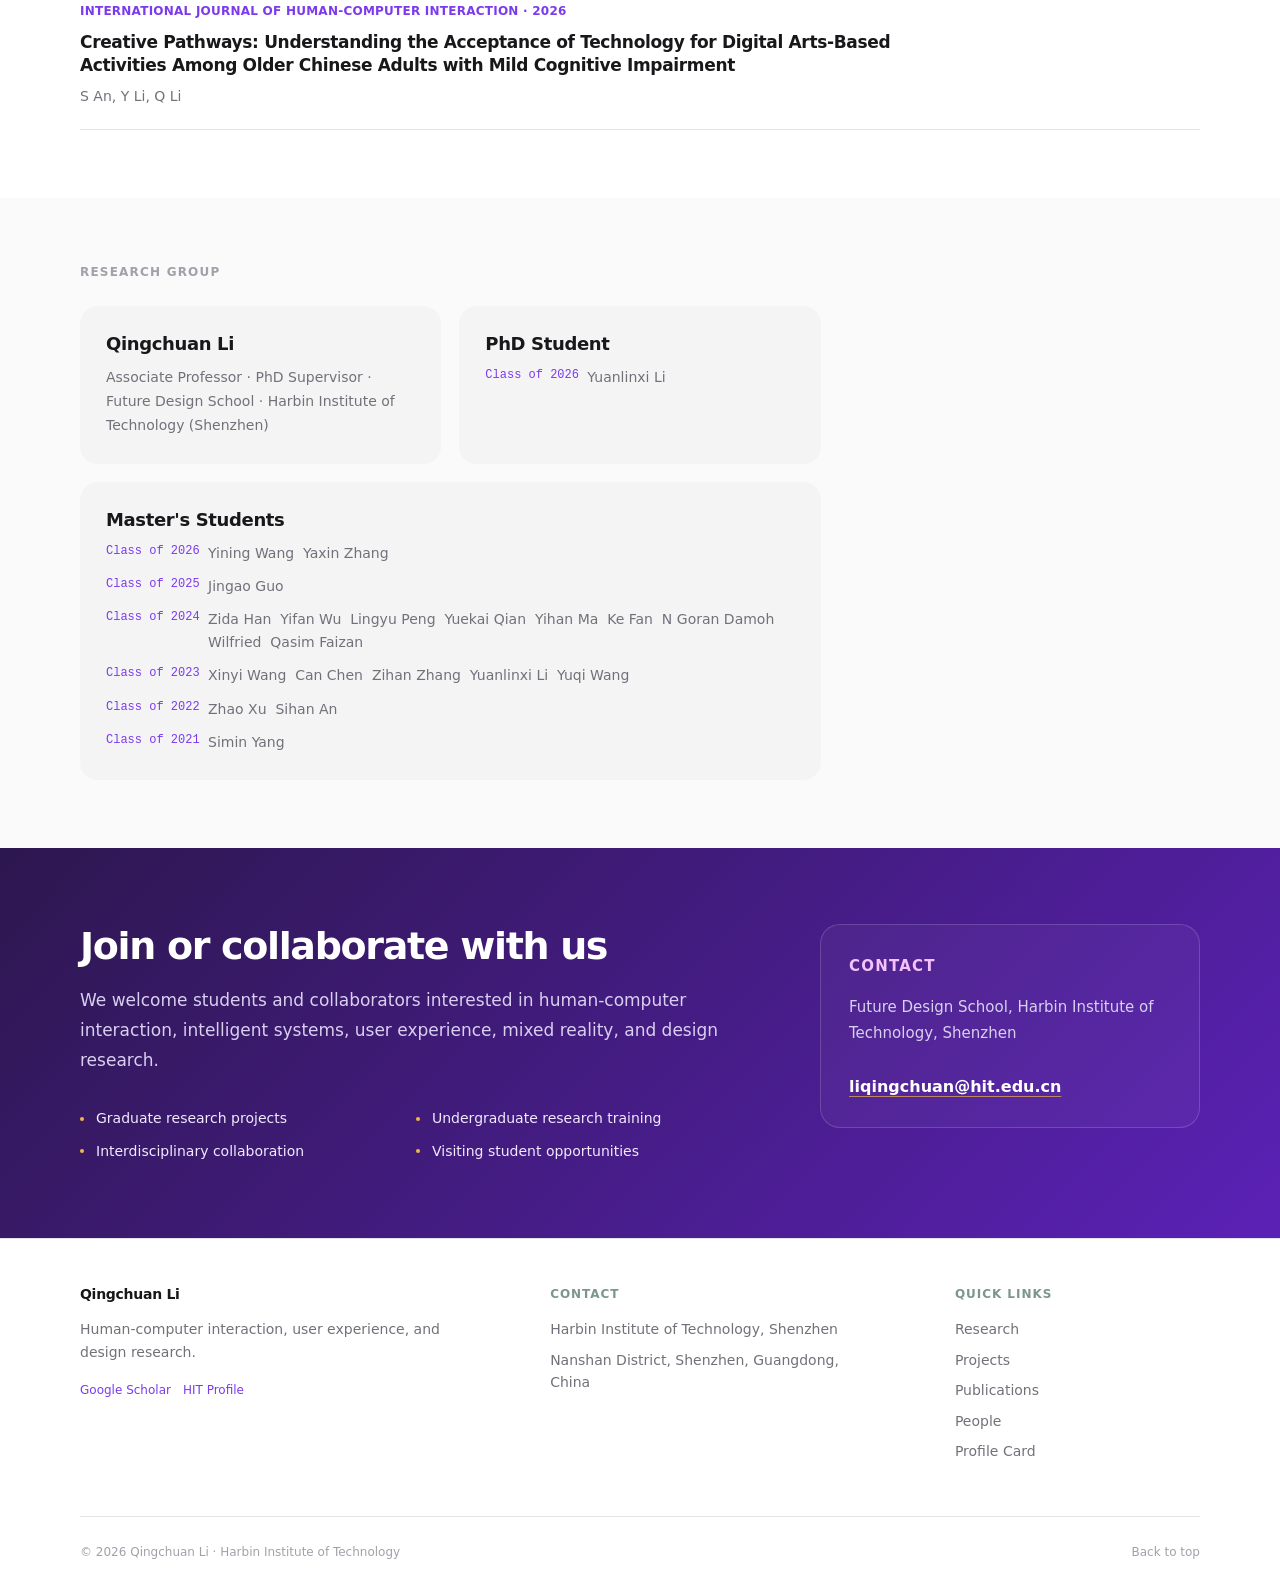
<file: en.html>
<!doctype html>
<html lang="en">
  <head>
    <meta charset="utf-8" />
    <meta name="viewport" content="width=device-width, initial-scale=1" />
    <title>Qingchuan Li | HCI & Design Research</title>
    <meta
      name="description"
      content="Academic homepage of Qingchuan Li, Associate Professor and PhD Supervisor at the Future Design School, Harbin Institute of Technology (Shenzhen), focusing on HCI, user experience, and intelligent technologies."
    />
    <link rel="stylesheet" href="styles.css?v=project-layout-2026-11" />
  </head>
  <body>
    <header class="site-header">
      <nav class="nav-wrap" aria-label="Main navigation">
        <a class="brand" href="#top" aria-label="Back to home">
          <span class="brand-title">Qingchuan Li</span>
          <span class="brand-subtitle">HCI · UX · Design Research</span>
        </a>
        <button class="nav-toggle" type="button" aria-expanded="false" aria-controls="site-nav">
          <span></span>
          <span></span>
          <span></span>
        </button>
        <div id="site-nav" class="site-nav">
          <a href="#research">Research</a>
          <a href="#projects">Projects</a>
          <a href="#publications">Publications</a>
          <a href="#people">People</a>
          <a href="en-card.html">Profile Card</a>
          <a href="#contact">Contact</a>
          <span class="language-switch" aria-label="Language switch">
            <a href="index.html">中文</a>
            <a class="active" href="en.html">EN</a>
          </span>
        </div>
      </nav>
    </header>

    <main id="top">
      <section class="hero">
        <div class="container hero-grid">
          <div class="hero-copy">
            <p class="affiliation">Harbin Institute of Technology (Shenzhen) · Future Design School</p>
            <h1>Designing intelligent interactions for real-world human experience.</h1>
            <p class="lead">
              I am an Associate Professor and PhD Supervisor at the Future Design School, Harbin Institute of Technology (Shenzhen). My research spans human-computer interaction, user experience, intelligent technologies, mixed reality, and design education.
            </p>
            <div class="button-row">
              <a class="button primary" href="#projects">View Projects</a>
              <a class="button" href="#publications">Publications</a>
              <a class="button" href="https://scholar.google.com/citations?user=Gx-ibOEAAAAJ&hl=zh-TW">Google Scholar</a>
            </div>
          </div>

          <aside class="portrait-panel" aria-label="Profile">
            <img src="assets/qingchuan-li.jpg" alt="Qingchuan Li" />
            <div>
              <h2>Qingchuan Li</h2>
              <p>Associate Professor · PhD Supervisor</p>
              <p>Future Design School</p>
              <p>Harbin Institute of Technology (Shenzhen)</p>
              <a href="mailto:liqingchuan@hit.edu.cn">liqingchuan@hit.edu.cn</a>
            </div>
          </aside>
        </div>
      </section>

      <section class="section border-section">
        <div class="container intro-grid">
          <div>
            <p class="section-kicker">About</p>
            <h2>We study how people understand, experience, and collaborate with intelligent systems.</h2>
          </div>
          <div class="intro-copy">
            <p>
              My research is grounded in design, human-computer interaction, and user experience. I study interactive and intelligent systems in real-world contexts, with attention to usability, trust, collaboration, learning, and responsible design.
            </p>
            <p>
              Current work spans generative AI and human-AI collaboration, mixed reality experience, external human-machine interaction for automated vehicles, design education, and user-centered research methods.
            </p>
          </div>
        </div>
      </section>

      <section class="section border-section">
        <div class="container">
          <div class="section-bar">
            <h2>Latest Updates</h2>
          </div>
          <div class="news-grid">
            <article>
              <span class="status-dot"></span>
              <p class="meta">Oct 2026</p>
              <h3>Collaborative paper published in the SCI/SSCI Q2 journal Ergonomics</h3>
              <p>Our collaborative paper <a href="https://doi.org/10.1080/00140139.2026.2750452" target="_blank" rel="noopener noreferrer">Beyond habit: how perceived risk and personalised adaptation influence autonomous vehicle acceptance in the near-elderly group</a> was published in the SCI/SSCI Q2 journal <em>Ergonomics</em>.</p>
            </article>
            <article>
              <span class="status-dot"></span>
              <p class="meta">Sep 2026</p>
              <h3>Paper published in International Journal of Human-Computer Interaction</h3>
              <p>Our paper <a href="https://www.tandfonline.com/doi/abs/10.1080/10447318.2026.2726090" target="_blank" rel="noopener noreferrer">“The Dynamics of Human–AI Co-Creation: An Investigation of Design Tensions in Cultural and Creative Design Through a Case of Yanchuan Patchwork”</a> was published in <em>International Journal of Human-Computer Interaction</em>, an SCI/SSCI Q1 journal. Master’s student Lingyu Peng is the first author.</p>
            </article>
            <article>
              <span class="status-dot"></span>
              <p class="meta">Aug 2026</p>
              <h3>NSFC General Program grant awarded</h3>
              <p>Our team received a General Program grant from the National Natural Science Foundation of China to investigate the design and development of pedagogical agents for collaborative learning in immersive virtual reality.</p>
            </article>
            <article>
              <span class="status-dot"></span>
              <p class="meta">Aug 2026</p>
              <h3>Art Paper accepted by SIGGRAPH Asia 2026</h3>
              <p>Our Art Paper “Reflecting on Future Human–AI Society through Along the River During the Qingming Festival” was accepted by SIGGRAPH Asia 2026. Master’s student Lingyu Peng is the first author. SIGGRAPH Asia is a leading international conference in computer graphics and interactive techniques.</p>
            </article>
            <article>
              <span class="status-dot"></span>
              <p class="meta">Jul 2026</p>
              <h3>Two interactive artworks accepted by ACM MM 2026</h3>
              <p>Our Interactive Arts works “Ink Spiral: Symbolic Transformation from The Thinker to the Four Gentlemen” and “COSMIC 1001: Engaging Future Speculation on Space Exploration with Generative AI” were accepted by ACM MM 2026. Master’s student Lingyu Peng is the first author, with contributions from undergraduate students Yuhao He and Yu Liang. ACM MM is a CCF-recommended A-class international conference.</p>
            </article>
            <article>
              <span class="status-dot"></span>
              <p class="meta">Jul 2026</p>
              <h3>Paper published at HCII 2026</h3>
              <p>Our paper <a href="https://link.springer.com/chapter/10.1007/978-3-032-30421-6_17" target="_blank" rel="noopener noreferrer">“Evaluating Visual Saliency Prediction Models for Attention Attribution in VR Learning Environments Using Eye-Tracking Data”</a> was published at HCII 2026. Master’s student Jingao Guo is the first author.</p>
            </article>
            <article>
              <span class="status-dot"></span>
              <p class="meta">May 2026</p>
              <h3>Paper published in Mindfulness, an SSCI Q1 journal</h3>
              <p>Our team’s paper “Designing for Mindfulness: Investigating College Students' Preferences and Acceptance of Virtual Reality-Based Digital Mindfulness Tools” was published in <em>Mindfulness</em>, an SSCI Q1 journal. PhD student Yuanlinxi Li is the first author.</p>
            </article>
            <article>
              <span class="status-dot"></span>
              <p class="meta">Apr 2026</p>
              <h3>Paper published at CHI 2026</h3>
              <p>Our team’s paper “Harmonizing the Senses: Designing a Cross-Modal Interactive Art System to Enhance Older Adults' Affective Experiences” was published at CHI 2026 and presented in Barcelona, Spain. Graduated master’s student Sihan An is the first author.</p>
            </article>
            <article>
              <span class="status-dot"></span>
              <p class="meta">Jan 2026</p>
              <h3>Paper accepted by International Journal of Human-Computer Interaction</h3>
              <p>Our team’s paper “Creative Pathways: Understanding the Acceptance of Technology for Digital Arts-Based Activities Among Older Chinese Adults with Mild Cognitive Impairment” was accepted by <em>International Journal of Human-Computer Interaction</em>, an SCI/SSCI Q1 journal. Graduated master’s student Sihan An is the first author.</p>
            </article>
          </div>
        </div>
      </section>

      <section id="research" class="section">
        <div class="container">
          <div class="section-bar">
            <h2>Research Interests</h2>
          </div>
          <div class="research-grid">
            <article>
              <span>01</span>
              <h3>Human-Computer Interaction and User Experience</h3>
              <p>Usability, experience quality, and evaluation of interactive systems in authentic use contexts.</p>
            </article>
            <article>
              <span>02</span>
              <h3>Intelligent Technologies and Design Research</h3>
              <p>How people understand, trust, collaborate with, and reflect on intelligent systems.</p>
            </article>
            <article>
              <span>03</span>
              <h3>Mixed Reality and Collaborative Experience</h3>
              <p>MR/VR prototypes for collaboration, configuration, decision-making, and shared experience.</p>
            </article>
            <article>
              <span>04</span>
              <h3>Design Education and Innovation Methods</h3>
              <p>Design capability development, co-creation frameworks, curriculum design, and research methods.</p>
            </article>
          </div>
        </div>
      </section>

      <section id="projects" class="section">
        <div class="container">
          <div class="section-bar with-link">
            <h2>Selected Projects</h2>
            <a href="#contact">Collaborate →</a>
          </div>
          <div class="project-grid">
            <article>
              <div class="project-support">
                <p class="project-support-label">Supported by</p>
                <ul>
                  <li>
                    <span class="grant-heading">National Natural Science Foundation of China (NSFC), General Program <span class="grant-period">2027.01–2030.12</span></span>
                    <span class="grant-name">Pedagogical Agents for Collaborative Learning in Immersive Virtual Reality</span>
                  </li>
                  <li>
                    <span class="grant-heading">NSFC Young Scientists Fund <span class="grant-period">2023.01–2025.12</span></span>
                    <span class="grant-name">Distributed User Interface Interaction in Smart Learning Environments: Information Modalities and Attention Cues</span>
                  </li>
                </ul>
              </div>
              <div class="project-carousel" data-carousel>
                <div class="carousel-track">
                  <img class="is-active" src="assets/projects/project-3-01.jpg" alt="Virtual reality learning environment with configurable objects" loading="lazy">
                  <img src="assets/projects/project-3-02.jpg" alt="Embodied interaction in a virtual learning environment" loading="lazy">
                </div>
                <button class="carousel-control prev" type="button" aria-label="Previous image">‹</button>
                <button class="carousel-control next" type="button" aria-label="Next image">›</button>
                <div class="carousel-dots" aria-label="Project image selector"></div>
              </div>
              <div class="tags">
                <span>learning-analytics</span>
                <span>multimodal-data</span>
              </div>
              <h3>Intelligent Learning Environments and Multimodal Analytics</h3>
              <p>This research investigates how students learn across digital, physical, and multi-device environments. We study cross-device learning behavior, cognitive load in pen-based mobile learning, intelligent advisory systems, ambient learning displays, online collaborative design, and VR-supported design education. Using field studies, behavioral experiments, eye tracking, handwriting data, gesture data, and multimodal learning analytics, we aim to design learning technologies that better support attention, collaboration, reflection, and meaningful learning.</p>
            </article>
            <article>
              <div class="project-support">
                <p class="project-support-label">Supported by</p>
                <ul>
                  <li>
                    <span class="grant-heading">Guangdong Natural Science Foundation <span class="grant-period">2026.01–2028.12</span></span>
                    <span class="grant-name">Mitigating Motion Sickness in Autonomous Vehicle Passengers Using In-Vehicle Virtual Reality</span>
                  </li>
                  <li>
                    <span class="grant-heading">Shenzhen Stable Support Program, General Project <span class="grant-period">2023.11–2026.09</span></span>
                    <span class="grant-name">Peripheral Interaction Design for Autonomous Driving</span>
                  </li>
                </ul>
              </div>
              <div class="project-auto-gallery">
                <img src="assets/projects/project-auto-01.png" alt="Autonomous driving simulator and passenger using an in-vehicle VR headset" loading="lazy">
                <img src="assets/projects/project-auto-02.png" alt="In-vehicle virtual reality and experimental equipment for autonomous driving research" loading="lazy">
              </div>
              <div class="tags">
                <span>autonomous-driving</span>
                <span>in-vehicle-interaction</span>
                <span>situation-awareness</span>
              </div>
              <h3>Human-Centered Interaction Design for Autonomous Driving</h3>
              <p>This research explores interaction design for autonomous driving, with a focus on passenger comfort and peripheral information. We study in-vehicle virtual reality approaches to motion-sickness mitigation and peripheral interactions that support attention and situation awareness, aiming to create more comfortable, legible, and context-aware mobility experiences.</p>
            </article>
            <article>
              <div class="project-support">
                <p class="project-support-label">Supported by</p>
                <ul>
                  <li>
                    <span class="grant-heading">Ministry of Education Humanities and Social Sciences Research Youth Project <span class="grant-period">2021.08–2024.08</span></span>
                    <span class="grant-name">Older Adults' Cognitive Capabilities and Multimodal Interaction Design</span>
                  </li>
                  <li>
                    <span class="grant-heading">Guangdong Department of Education Featured Innovation Project <span class="grant-period">2023.09–2025.10</span></span>
                    <span class="grant-name">Exergame Design for Older Adults Using Embodied Interaction and Multimodal Feedback</span>
                  </li>
                </ul>
              </div>
              <div class="project-carousel" data-carousel>
                <div class="carousel-track">
                  <img class="is-active" src="assets/projects/project-1-01.jpg" alt="Older adults participating in an interactive art study" loading="lazy">
                  <img src="assets/projects/project-1-02.jpg" alt="Age-friendly design principles for cross-modal art interaction" loading="lazy">
                  <img src="assets/projects/project-1-03.jpg" alt="AI-infused art system outputs for older adults" loading="lazy">
                </div>
                <button class="carousel-control prev" type="button" aria-label="Previous image">‹</button>
                <button class="carousel-control next" type="button" aria-label="Next image">›</button>
                <div class="carousel-dots" aria-label="Project image selector"></div>
              </div>
              <div class="tags">
                <span>aging</span>
                <span>inclusive-hci</span>
              </div>
              <h3>Age-Friendly and Inclusive Interaction</h3>
              <p>This research line explores how older adults perceive, adopt, and interact with digital and intelligent technologies. We investigate mobile interaction behavior, navigation challenges, smart healthcare experiences, home healthcare robots, digital art therapy, and embodied exergame interaction. Through user studies, behavioral experiments, and interface evaluation, we aim to develop age-friendly and inclusive interaction principles that support usability, trust, engagement, and meaningful technology use in later life.</p>
            </article>
            <article>
              <div class="project-support">
                <p class="project-support-label">Supported by</p>
                <ul>
                  <li>
                    <span class="grant-heading">Guangdong Philosophy and Social Sciences Planning, Discipline Co-construction Project <span class="grant-period">2023.09–2025.12</span></span>
                    <span class="grant-name">Social Cues, Trust, and Personalized Interaction Design for Healthcare Conversational Agents</span>
                  </li>
                </ul>
              </div>
              <div class="project-carousel" data-carousel>
                <div class="carousel-track">
                  <img class="is-active" src="assets/projects/project-2-01.png" alt="Smart glucose meter and EmpathBot blood glucose monitoring interface" loading="lazy">
                  <img src="assets/projects/project-2-02.png" alt="EmpathBot dietary input, nutrition analysis, and medication suggestion interfaces" loading="lazy">
                  <img src="assets/projects/project-2-03.png" alt="EmpathBot diet and blood glucose analytics dashboards" loading="lazy">
                  <img src="assets/projects/project-2-04.png" alt="Offline interview sessions for mHealth research" loading="lazy">
                  <img src="assets/projects/project-2-05.png" alt="Participant experience sessions with a healthcare conversational agent" loading="lazy">
                </div>
                <button class="carousel-control prev" type="button" aria-label="Previous image">‹</button>
                <button class="carousel-control next" type="button" aria-label="Next image">›</button>
                <div class="carousel-dots" aria-label="Project image selector"></div>
              </div>
              <div class="tags">
                <span>digital-health</span>
                <span>trustworthy-ai</span>
              </div>
              <h3>Digital Health, Trust, and Empathetic AI</h3>
              <p>This project examines how trust, empathy, social cues, and communication styles shape users' acceptance of digital health services and intelligent care systems. Our studies cover mobile medical consultations, healthcare conversational agents, diabetes self-management chatbots, and chronic disease support systems. By combining surveys, experiments, interviews, and large-scale online data analysis, we seek to understand how AI-mediated health technologies can provide more trustworthy, empathetic, and supportive care experiences.</p>
            </article>
            <article>
              <div class="project-support">
                <p class="project-support-label">Supported by</p>
                <ul>
                  <li>
                    <span class="grant-heading">Guangdong Department of Education Featured Innovation Project <span class="grant-period">2025.09–2027.10</span></span>
                    <span class="grant-name">AIGC-Enabled Human-AI Co-Creation for Intangible Cultural Heritage-Inspired Creative Design</span>
                  </li>
                </ul>
              </div>
              <div class="project-carousel" data-carousel>
                <div class="carousel-track">
                  <img class="is-active" src="assets/projects/project-4-01.jpg" alt="AI-assisted cultural heritage design concepts" loading="lazy">
                  <img src="assets/projects/project-4-02.jpg" alt="AI-assisted design workflow for cultural heritage creativity" loading="lazy">
                  <img src="assets/projects/project-4-03.jpg" alt="Generative AI design concepts based on Yanchuan patchwork motifs" loading="lazy">
                </div>
                <button class="carousel-control prev" type="button" aria-label="Previous image">‹</button>
                <button class="carousel-control next" type="button" aria-label="Next image">›</button>
                <div class="carousel-dots" aria-label="Project image selector"></div>
              </div>
              <div class="tags">
                <span>embodied-interaction</span>
                <span>human-ai-creativity</span>
              </div>
              <h3>Embodied, Affective, and Human-AI Creative Interaction</h3>
              <p>This project focuses on how embodied interaction, affective experience, multisensory feedback, and human-AI collaboration shape emerging forms of interaction and creativity. Our work includes embodied metaphors and multimodal feedback in exergames, cross-modal interactive art, affective robots, VR-based mindfulness tools, AI-assisted cultural heritage workflows, and generative AI for speculative design. We aim to explore how intelligent and immersive technologies can support emotional engagement, creative expression, cultural meaning-making, and human-centered experience design.</p>
            </article>
          </div>
        </div>
      </section>

      <section id="publications" class="section border-section">
        <div class="container">
          <div class="section-bar with-link">
            <h2>Selected Publications</h2>
            <a href="https://scholar.google.com/citations?user=Gx-ibOEAAAAJ&hl=zh-TW">Google Scholar →</a>
          </div>
          <div class="publication-list">
            <article>
              <p class="venue">Ergonomics · 2026</p>
              <h3><a href="https://doi.org/10.1080/00140139.2026.2750452" target="_blank" rel="noopener noreferrer">Beyond habit: how perceived risk and personalised adaptation influence autonomous vehicle acceptance in the near-elderly group</a></h3>
              <p class="publication-authors">X Chen, N Guo, Q Li</p>
            </article>
            <article>
              <p class="venue">International Journal of Human-Computer Interaction · 2026</p>
              <h3><a href="https://www.tandfonline.com/doi/abs/10.1080/10447318.2026.2726090" target="_blank" rel="noopener noreferrer">The Dynamics of Human–AI Co-Creation: An Investigation of Design Tensions in Cultural and Creative Design Through a Case of Yanchuan Patchwork</a></h3>
              <p class="publication-authors">L-Y Peng, Y Li, B Xue, Z-H Zhang, Q-C Li</p>
            </article>
            <article>
              <p class="venue">Journal of Medical Internet Research · 2023 · 88 citations</p>
              <h3>The influence of anthropomorphic cues on patients’ perceived anthropomorphism, social presence, trust building, and acceptance of health care conversational agents</h3>
              <p class="publication-authors">Q Li, Y Luximon, J Zhang</p>
            </article>
            <article>
              <p class="venue">International Journal of Design · 2018 · 91 citations</p>
              <h3>Understanding older adults’ post-adoption usage behavior and perceptions of mobile technology</h3>
              <p class="publication-authors">Q Li, Y Luximon</p>
            </article>
            <article>
              <p class="venue">Computers in Human Behavior · 2022 · 83 citations</p>
              <h3>Seeking medical advice in mobile applications: how social cue design and privacy concerns influence trust and behavioral intention in impersonal patient-physician interactions</h3>
              <p class="publication-authors">J Zhang, Y Luximon, Q Li</p>
            </article>
            <article>
              <p class="venue">International Journal of Environmental Research and Public Health · 2020 · 66 citations</p>
              <h3>Healthcare at your fingertips: the acceptance and adoption of mobile medical treatment services among Chinese users</h3>
              <p class="publication-authors">Q Li</p>
            </article>
            <article>
              <p class="venue">British Journal of Educational Technology · 2024 · 25 citations</p>
              <h3>Measuring and classifying students' cognitive load in pen-based mobile learning using handwriting, touch gestural and eye-tracking data</h3>
              <p class="publication-authors">Q Li, Y Luximon, J Zhang, Y Song</p>
            </article>
            <article>
              <p class="venue">Computers & Education · 2025 · 4 citations</p>
              <h3>Understanding college students’ cross-device learning behavior in the wild: Device ecologies, physical configurations, usage patterns, and attention issues</h3>
              <p class="publication-authors">Q Li, Z Xu, Y Chen</p>
            </article>
            <article>
              <p class="venue">Computers in Human Behavior · 2024 · 12 citations</p>
              <h3>Experiencing the body as play: Cultivating older adults’ exergame experiences using embodied metaphors and multimodal feedback</h3>
              <p class="publication-authors">Q Li, S Yang</p>
            </article>
            <article>
              <p class="venue">CHI Conference on Human Factors in Computing Systems · 2026 · 1 citation</p>
              <h3>Harmonizing the Senses: Designing a Cross-Modal Interactive Art System to Enhance Older Adults’ Affective Experiences</h3>
              <p class="publication-authors">SH An, Y Wu, Z Zhang, Y Li, M Jiang, J Zhang, Q Li</p>
            </article>
            <article>
              <p class="venue">Mindfulness · 2026</p>
              <h3>Designing for Mindfulness: Investigating College Students’ Preferences and Acceptance of Virtual Reality-Based Digital Mindfulness Tools</h3>
              <p class="publication-authors">Y Li, Q Li</p>
            </article>
            <article>
              <p class="venue">International Journal of Human-Computer Interaction · 2026</p>
              <h3>Creative Pathways: Understanding the Acceptance of Technology for Digital Arts-Based Activities Among Older Chinese Adults with Mild Cognitive Impairment</h3>
              <p class="publication-authors">S An, Y Li, Q Li</p>
            </article>
          </div>
        </div>
      </section>

      <section id="people" class="section">
        <div class="container">
          <div class="section-bar">
            <h2>Research Group</h2>
          </div>
          <div class="people-grid">
            <article>
              <h3>Qingchuan Li</h3>
              <p>Associate Professor · PhD Supervisor · Future Design School · Harbin Institute of Technology (Shenzhen)</p>
            </article>
            <article>
              <h3>PhD Student</h3>
              <ul class="student-list">
                <li><span>Class of 2026</span>Yuanlinxi Li</li>
              </ul>
            </article>
            <article>
              <h3>Master's Students</h3>
              <ul class="student-list">
                <li><span>Class of 2026</span>Yining Wang&nbsp;&nbsp;Yaxin Zhang</li>
                <li><span>Class of 2025</span>Jingao Guo</li>
                <li><span>Class of 2024</span>Zida Han&nbsp;&nbsp;Yifan Wu&nbsp;&nbsp;Lingyu Peng&nbsp;&nbsp;Yuekai Qian&nbsp;&nbsp;Yihan Ma&nbsp;&nbsp;Ke Fan&nbsp;&nbsp;N Goran Damoh Wilfried&nbsp;&nbsp;Qasim Faizan</li>
                <li><span>Class of 2023</span>Xinyi Wang&nbsp;&nbsp;Can Chen&nbsp;&nbsp;Zihan Zhang&nbsp;&nbsp;Yuanlinxi Li&nbsp;&nbsp;Yuqi Wang</li>
                <li><span>Class of 2022</span>Zhao Xu&nbsp;&nbsp;Sihan An</li>
                <li><span>Class of 2021</span>Simin Yang</li>
              </ul>
            </article>
          </div>
        </div>
      </section>

      <section id="contact" class="join-section">
        <div class="container join-grid">
          <div>
            <h2>Join or collaborate with us</h2>
            <p>
              We welcome students and collaborators interested in human-computer interaction, intelligent systems, user experience, mixed reality, and design research.
            </p>
            <ul>
              <li>Graduate research projects</li>
              <li>Undergraduate research training</li>
              <li>Interdisciplinary collaboration</li>
              <li>Visiting student opportunities</li>
            </ul>
          </div>
          <div class="contact-card">
            <p class="section-kicker">Contact</p>
            <p>Future Design School, Harbin Institute of Technology, Shenzhen</p>
            <a href="mailto:liqingchuan@hit.edu.cn">liqingchuan@hit.edu.cn</a>
          </div>
        </div>
      </section>
    </main>

    <footer class="site-footer">
      <div class="container footer-grid">
        <div>
          <h3>Qingchuan Li</h3>
          <p>Human-computer interaction, user experience, and design research.</p>
          <div class="footer-links">
            <a href="https://scholar.google.com/citations?user=Gx-ibOEAAAAJ&hl=zh-TW">Google Scholar</a>
            <a href="https://homepage.hit.edu.cn/liqingchuan?lang=zh">HIT Profile</a>
          </div>
        </div>
        <div>
          <h4>Contact</h4>
          <p>Harbin Institute of Technology, Shenzhen</p>
          <p>Nanshan District, Shenzhen, Guangdong, China</p>
        </div>
        <div>
          <h4>Quick Links</h4>
          <a href="#research">Research</a>
          <a href="#projects">Projects</a>
          <a href="#publications">Publications</a>
          <a href="#people">People</a>
          <a href="en-card.html">Profile Card</a>
        </div>
      </div>
      <div class="container copyright">
        <p>© <span id="year"></span> Qingchuan Li · Harbin Institute of Technology</p>
        <a href="#top">Back to top</a>
      </div>
    </footer>

    <script src="script.js?v=projects-carousel-1"></script>
  </body>
</html>
</file>
<file: styles.css>
:root {
  --bg: #fafafa;
  --panel: #ffffff;
  --soft: #f4f4f5;
  --soft-2: #f8f8f8;
  --ink: #18181b;
  --muted: #71717a;
  --quiet: #a1a1aa;
  --line: #e4e4e7;
  --dark: #2d174f;
  --accent: #7c3aed;
  --accent-2: #d946ef;
  --sun: #f4b740;
  --sky: #8b5cf6;
  --shadow: 0 18px 44px rgba(45, 23, 79, 0.1);
}

* {
  box-sizing: border-box;
}

html {
  scroll-behavior: smooth;
}

body {
  margin: 0;
  color: var(--ink);
  background: var(--bg);
  font-family:
    Inter, ui-sans-serif, system-ui, -apple-system, BlinkMacSystemFont, "Segoe UI", sans-serif;
  line-height: 1.6;
}

a {
  color: inherit;
  text-decoration: none;
}

img {
  display: block;
  max-width: 100%;
}

.container {
  width: min(1120px, calc(100% - 48px));
  margin: 0 auto;
}

.site-header {
  position: sticky;
  top: 0;
  z-index: 30;
  border-bottom: 1px solid rgba(244, 244, 245, 0.9);
  background: rgba(250, 250, 250, 0.92);
  backdrop-filter: blur(18px);
}

.nav-wrap {
  display: flex;
  align-items: center;
  justify-content: space-between;
  width: min(1120px, calc(100% - 48px));
  margin: 0 auto;
  padding: 18px 0;
}

.brand {
  display: grid;
  gap: 1px;
}

.brand-title {
  color: var(--ink);
  font-size: 18px;
  font-weight: 650;
  letter-spacing: -0.02em;
}

.brand-subtitle {
  color: var(--accent);
  font-size: 11px;
  letter-spacing: 0.04em;
}

.site-nav {
  display: flex;
  align-items: center;
  gap: 4px;
}

.site-nav a {
  padding: 8px 14px;
  border-radius: 8px;
  color: #52525b;
  font-size: 14px;
  transition:
    color 180ms ease,
    background 180ms ease;
}

.site-nav a:hover {
  color: var(--ink);
  background: var(--soft);
}

.language-switch {
  display: inline-flex;
  gap: 2px;
  margin-left: 10px;
  padding: 3px;
  border-radius: 999px;
  background: var(--soft);
}

.language-switch a {
  padding: 5px 10px;
  border-radius: 999px;
  color: #71717a;
  font-size: 12px;
  font-weight: 650;
}

.language-switch a.active {
  background: #ffffff;
  color: var(--ink);
  box-shadow: 0 1px 5px rgba(24, 24, 27, 0.08);
}

.nav-toggle {
  display: none;
  width: 42px;
  height: 42px;
  border: 0;
  border-radius: 10px;
  background: var(--soft);
}

.nav-toggle span {
  display: block;
  width: 18px;
  height: 2px;
  margin: 4px auto;
  background: #52525b;
}

.hero {
  background: transparent;
}

.hero {
  padding: clamp(56px, 9vw, 104px) 0;
}

.hero-grid {
  display: grid;
  grid-template-columns: minmax(0, 1.15fr) minmax(260px, 0.85fr);
  gap: clamp(52px, 9vw, 104px);
  align-items: center;
}

.hero-copy {
  max-width: 760px;
}

.affiliation,
.section-kicker,
.meta,
.venue {
  color: var(--accent-2);
  font-size: 12px;
  font-weight: 600;
  letter-spacing: 0.08em;
  text-transform: uppercase;
}

.affiliation {
  margin: 0 0 22px;
}

h1,
h2,
h3,
p {
  margin-top: 0;
}

h1 {
  max-width: 760px;
  margin-bottom: 28px;
  color: var(--ink);
  font-size: clamp(40px, 5vw, 60px);
  font-weight: 620;
  letter-spacing: -0.04em;
  line-height: 1.1;
}

.hero-slogan {
  max-width: 820px;
  font-size: clamp(30px, 3.3vw, 42px);
  line-height: 1.12;
}

.hero-slogan span {
  display: block;
  white-space: nowrap;
}

h2 {
  margin-bottom: 0;
  color: var(--ink);
  font-size: clamp(28px, 3.2vw, 40px);
  font-weight: 600;
  letter-spacing: -0.035em;
  line-height: 1.16;
}

h3 {
  margin-bottom: 10px;
  color: var(--ink);
  font-size: 18px;
  font-weight: 600;
  letter-spacing: -0.02em;
  line-height: 1.35;
}

.lead {
  max-width: 700px;
  margin-bottom: 34px;
  color: #52525b;
  font-size: clamp(18px, 2vw, 22px);
  line-height: 1.72;
}

.button-row {
  display: flex;
  flex-wrap: wrap;
  gap: 12px;
}

.button {
  display: inline-flex;
  min-height: 46px;
  align-items: center;
  justify-content: center;
  padding: 11px 20px;
  border: 1px solid var(--line);
  border-radius: 999px;
  background: transparent;
  color: var(--dark);
  font-size: 14px;
  font-weight: 600;
  transition:
    background 180ms ease,
    border-color 180ms ease,
    box-shadow 180ms ease,
    transform 180ms ease;
}

.button.primary {
  border-color: var(--accent);
  background: var(--accent);
  color: #ffffff;
}

.button:hover {
  border-color: #d4d4d8;
  background: #ffffff;
  box-shadow: var(--shadow);
  transform: translateY(-1px);
}

.button.primary:hover {
  background: #6d28d9;
}

.portrait-panel {
  display: flex;
  flex-direction: column;
  align-items: center;
  justify-self: end;
  text-align: center;
}

.portrait-panel img {
  width: clamp(176px, 22vw, 220px);
  height: clamp(176px, 22vw, 220px);
  border-radius: 999px;
  object-fit: cover;
  object-position: center 12%;
  outline: none;
}

.portrait-panel div {
  margin-top: 26px;
}

.portrait-panel h2 {
  margin-bottom: 8px;
  font-size: clamp(23px, 2.4vw, 30px);
  letter-spacing: -0.035em;
}

.portrait-panel p {
  margin-bottom: 3px;
  color: #52525b;
  font-size: 17px;
  line-height: 1.35;
}

.portrait-panel a {
  display: inline-flex;
  margin-top: 14px;
  color: var(--accent);
  font-size: 14px;
  font-weight: 600;
  text-decoration: underline;
  text-decoration-color: rgba(124, 58, 237, 0.35);
  text-underline-offset: 4px;
}

.section {
  padding: clamp(46px, 6vw, 68px) 0;
}

.border-section {
  border-top: 1px solid var(--line);
  background: #ffffff;
}

.intro-grid {
  display: grid;
  grid-template-columns: minmax(0, 0.92fr) minmax(0, 1.08fr);
  gap: clamp(36px, 8vw, 86px);
}

.intro-copy {
  color: #52525b;
  font-size: 18px;
  line-height: 1.78;
}

.intro-copy p:last-child {
  margin-bottom: 0;
}

.section-bar {
  display: flex;
  align-items: center;
  justify-content: space-between;
  gap: 20px;
  margin-bottom: 26px;
}

.section-bar h2 {
  color: var(--quiet);
  font-size: 12px;
  font-weight: 650;
  letter-spacing: 0.1em;
  text-transform: uppercase;
}

.section-bar a {
  color: var(--accent);
  font-size: 14px;
  transition: color 180ms ease;
}

.section-bar a:hover {
  color: var(--ink);
}

.research-grid,
.news-grid {
  display: grid;
  grid-template-columns: repeat(4, minmax(0, 1fr));
  gap: 18px;
}

.research-grid article,
.news-grid article,
.project-grid article,
.people-grid article {
  border-radius: 18px;
  background: var(--soft);
  transition:
    background 180ms ease,
    transform 180ms ease,
    box-shadow 180ms ease;
}

.research-grid article {
  padding: 24px;
}

.research-grid article:hover,
.news-grid article:hover,
.project-grid article:hover,
.people-grid article:hover {
  background: #f0f0f1;
  box-shadow: var(--shadow);
  transform: translateY(-2px);
}

.research-grid span {
  display: inline-flex;
  margin-bottom: 28px;
  color: var(--accent);
  font-family: ui-monospace, SFMono-Regular, Menlo, Consolas, monospace;
  font-size: 12px;
}

.research-grid p,
.news-grid p,
.project-grid p,
.people-grid p {
  margin-bottom: 0;
  color: #71717a;
  font-size: 14px;
  line-height: 1.7;
}

.news-grid {
  grid-template-columns: 1fr;
  gap: 10px;
}

.news-grid article {
  position: relative;
  display: grid;
  grid-template-columns: auto 92px minmax(0, 1fr);
  gap: 14px;
  align-items: baseline;
  padding: 14px 16px;
  border: 1px solid var(--line);
  border-radius: 14px;
  background: #ffffff;
}

.status-dot {
  display: inline-block;
  width: 8px;
  height: 8px;
  margin: 0;
  border-radius: 999px;
  background: var(--sun);
  box-shadow: 0 0 0 5px rgba(246, 189, 63, 0.16);
}

.meta {
  margin-bottom: 0;
  color: var(--accent);
  letter-spacing: 0.02em;
}

.news-grid h3 {
  margin-bottom: 2px;
  font-size: 15px;
}

.news-grid p:not(.meta) {
  grid-column: 3;
  font-size: 13px;
}

.news-grid p:not(.meta) a {
  color: var(--accent);
  text-decoration: underline;
  text-decoration-color: rgba(124, 58, 237, 0.35);
  text-underline-offset: 3px;
}

.news-grid p:not(.meta) a:hover {
  color: var(--ink);
}

.project-grid {
  display: grid;
  grid-template-columns: repeat(2, minmax(0, 1fr));
  gap: 18px;
}

.project-grid article {
  min-height: 240px;
  padding: 30px;
  border: 1px solid var(--line);
  background: #ffffff;
}

.project-support {
  margin-bottom: 22px;
  padding-bottom: 16px;
  border-bottom: 1px solid var(--line);
}

.project-support-label {
  margin: 0 0 9px !important;
  color: var(--accent) !important;
  font-size: 11px !important;
  font-weight: 700;
  line-height: 1.4 !important;
  text-transform: uppercase;
}

.project-support ul {
  display: grid;
  gap: 9px;
  margin: 0;
  padding: 0;
  list-style: none;
}

.project-support li {
  padding-left: 10px;
  border-left: 2px solid #e9d5ff;
}

.project-support .grant-heading,
.project-support .grant-name {
  display: block;
  font-size: 12px;
  line-height: 1.5;
}

.project-support .grant-heading {
  color: var(--ink);
  font-weight: 650;
}

.project-support .grant-period {
  color: var(--accent);
  font-weight: 500;
}

.project-support .grant-name {
  margin-top: 2px;
  color: var(--muted);
}

.project-carousel {
  position: relative;
  overflow: hidden;
  margin: -8px -8px 24px;
  border: 1px solid var(--line);
  border-radius: 14px;
  background: #f6f6f7;
}

.carousel-track {
  position: relative;
  aspect-ratio: 16 / 10;
}

.project-auto-gallery {
  display: grid;
  gap: 10px;
  margin: 0 0 24px;
}

.project-auto-gallery img {
  width: 100%;
  height: auto;
  border: 1px solid var(--line);
  border-radius: 12px;
  background: var(--soft-2);
}

.carousel-track img {
  position: absolute;
  inset: 0;
  width: 100%;
  height: 100%;
  object-fit: contain;
  padding: 10px;
  opacity: 0;
  transition: opacity 220ms ease;
}

.carousel-track img.is-active {
  opacity: 1;
}

.carousel-control {
  position: absolute;
  top: 50%;
  z-index: 2;
  display: grid;
  width: 34px;
  height: 34px;
  place-items: center;
  border: 1px solid rgba(255, 255, 255, 0.78);
  border-radius: 999px;
  background: rgba(255, 255, 255, 0.86);
  color: var(--accent);
  font-size: 24px;
  line-height: 1;
  box-shadow: 0 12px 24px rgba(24, 24, 27, 0.12);
  transform: translateY(-50%);
  transition:
    background 180ms ease,
    color 180ms ease,
    transform 180ms ease;
}

.carousel-control:hover {
  background: var(--accent);
  color: #ffffff;
}

.carousel-control.prev {
  left: 12px;
}

.carousel-control.next {
  right: 12px;
}

.carousel-dots {
  position: absolute;
  right: 14px;
  bottom: 12px;
  z-index: 2;
  display: flex;
  gap: 6px;
  padding: 6px 8px;
  border-radius: 999px;
  background: rgba(255, 255, 255, 0.78);
  backdrop-filter: blur(10px);
}

.carousel-dots button {
  width: 7px;
  height: 7px;
  padding: 0;
  border: 0;
  border-radius: 999px;
  background: #c4c4cc;
}

.carousel-dots button.is-active {
  width: 18px;
  background: var(--accent);
}

.tags {
  display: flex;
  flex-wrap: wrap;
  gap: 8px;
  margin-bottom: 20px;
}

.tags span {
  color: var(--sky);
  font-family: ui-monospace, SFMono-Regular, Menlo, Consolas, monospace;
  font-size: 11px;
}

.publication-list {
  display: grid;
  gap: 14px;
}

.publication-list article {
  padding: 22px 0;
  border-bottom: 1px solid var(--line);
}

.publication-list article:first-child {
  border-top: 1px solid var(--line);
}

.venue {
  margin-bottom: 10px;
  color: var(--accent);
  letter-spacing: 0.02em;
}

.publication-list h3 {
  max-width: 900px;
  margin-bottom: 8px;
  font-size: 17px;
}

.publication-list h3 a {
  color: inherit;
  text-decoration: underline;
  text-decoration-color: rgba(124, 58, 237, 0.35);
  text-underline-offset: 4px;
}

.publication-list h3 a:hover {
  color: var(--accent);
}

.publication-authors {
  margin-bottom: 0;
  color: var(--muted);
  font-size: 14px;
  line-height: 1.6;
}

.people-grid {
  display: grid;
  grid-template-columns: repeat(3, minmax(0, 1fr));
  gap: 18px;
}

.people-grid article {
  padding: 26px;
}

.people-grid article:last-child {
  grid-column: span 2;
}

.student-list {
  display: grid;
  gap: 10px;
  margin: 0;
  padding: 0;
  list-style: none;
  color: #71717a;
  font-size: 14px;
  line-height: 1.65;
}

.student-list li {
  display: grid;
  grid-template-columns: 88px minmax(0, 1fr);
  gap: 14px;
}

.student-list span {
  color: var(--accent);
  font-family: ui-monospace, SFMono-Regular, Menlo, Consolas, monospace;
  font-size: 12px;
  white-space: nowrap;
}

.join-section {
  padding: clamp(58px, 7vw, 76px) 0;
  background:
    linear-gradient(135deg, #2d174f 0%, #5b21b6 100%);
  color: #ffffff;
}

.join-grid {
  display: grid;
  grid-template-columns: minmax(0, 1fr) minmax(280px, 380px);
  gap: clamp(38px, 8vw, 86px);
  align-items: start;
}

.join-section h2 {
  max-width: 680px;
  margin-bottom: 18px;
  color: #ffffff;
  font-size: clamp(28px, 3vw, 38px);
}

.join-section p {
  max-width: 680px;
  color: #d9cff0;
  font-size: 17px;
  line-height: 1.76;
}

.join-section ul {
  display: grid;
  grid-template-columns: repeat(2, minmax(0, 1fr));
  gap: 10px 18px;
  max-width: 680px;
  margin: 32px 0 0;
  padding: 0;
  list-style: none;
}

.join-section li {
  display: flex;
  align-items: center;
  gap: 12px;
  color: #f1eafe;
  font-size: 14px;
}

.join-section li::before {
  content: "";
  width: 4px;
  height: 4px;
  flex: 0 0 auto;
  border-radius: 999px;
  background: var(--sun);
}

.contact-card {
  padding: 28px;
  border: 1px solid rgba(255, 255, 255, 0.16);
  border-radius: 20px;
  background: rgba(255, 255, 255, 0.04);
}

.contact-card .section-kicker {
  color: #f5c2ff;
}

.contact-card p {
  font-size: 15px;
}

.contact-card a {
  display: inline-flex;
  margin-top: 12px;
  color: #ffffff;
  font-weight: 650;
  text-decoration: underline;
  text-decoration-color: rgba(246, 189, 63, 0.65);
  text-underline-offset: 4px;
}

.site-footer {
  border-top: 1px solid var(--line);
  background: #ffffff;
}

.footer-grid {
  display: grid;
  grid-template-columns: 1.2fr 1fr 0.75fr;
  gap: clamp(34px, 7vw, 78px);
  padding: 46px 0;
}

.site-footer h3,
.site-footer h4 {
  margin: 0 0 14px;
  color: var(--ink);
  font-size: 14px;
  font-weight: 650;
}

.site-footer h4 {
  color: #7b968d;
  font-size: 12px;
  letter-spacing: 0.08em;
  text-transform: uppercase;
}

.site-footer p,
.site-footer a {
  display: block;
  margin: 0 0 8px;
  color: #71717a;
  font-size: 14px;
}

.footer-links {
  display: flex;
  flex-wrap: wrap;
  gap: 12px;
  margin-top: 18px;
}

.footer-links a {
  color: var(--accent);
  font-size: 12px;
}

.site-footer a:hover {
  color: var(--ink);
}

.copyright {
  display: flex;
  justify-content: space-between;
  gap: 20px;
  padding: 26px 0;
  border-top: 1px solid var(--line);
}

.copyright p,
.copyright a {
  margin-bottom: 0;
  color: #a1a1aa;
  font-size: 12px;
}

@media (max-width: 920px) {
  .hero-grid,
  .intro-grid,
  .join-grid,
  .footer-grid {
    grid-template-columns: 1fr;
  }

  .portrait-panel {
    justify-self: center;
  }

  .research-grid,
  .project-grid,
  .people-grid {
    grid-template-columns: repeat(2, minmax(0, 1fr));
  }
}

@media (max-width: 720px) {
  .container,
  .nav-wrap {
    width: min(100% - 32px, 1120px);
  }

  .nav-wrap {
    padding: 16px 0;
  }

  .nav-toggle {
    display: block;
    flex: 0 0 auto;
  }

  .site-nav {
    position: absolute;
    top: 72px;
    left: 16px;
    right: 16px;
    display: none;
    flex-direction: column;
    align-items: stretch;
    padding: 8px;
    border: 1px solid var(--line);
    border-radius: 14px;
    background: #ffffff;
    box-shadow: var(--shadow);
  }

  .site-nav.is-open {
    display: flex;
  }

  .site-nav a {
    padding: 12px;
  }

  .language-switch {
    margin: 8px 0 0;
    align-self: flex-start;
  }

  .language-switch a {
    padding: 7px 12px;
  }

  .hero {
    padding: 38px 0 50px;
  }

  h1 {
    font-size: clamp(36px, 10.6vw, 46px);
  }

  .hero-slogan {
    font-size: clamp(31px, 8.2vw, 38px);
  }

  .hero-slogan span {
    white-space: normal;
  }

  .lead {
    font-size: 17px;
  }

  .button-row {
    gap: 10px;
  }

  .button {
    flex: 1 1 auto;
  }

  .section {
    padding: 42px 0;
  }

  .research-grid,
  .news-grid,
  .project-grid,
  .people-grid,
  .join-section ul {
    grid-template-columns: 1fr;
  }

  .people-grid article:last-child {
    grid-column: span 1;
  }

  .student-list li {
    grid-template-columns: 72px minmax(0, 1fr);
    gap: 10px;
  }

  .news-grid article {
    grid-template-columns: auto minmax(0, 1fr);
    gap: 8px 12px;
  }

  .news-grid .meta {
    grid-column: 2;
  }

  .news-grid h3,
  .news-grid p:not(.meta) {
    grid-column: 2;
  }

  .portrait-panel img {
    width: 180px;
    height: 180px;
  }

  .copyright {
    flex-direction: column;
  }
}
</file>
